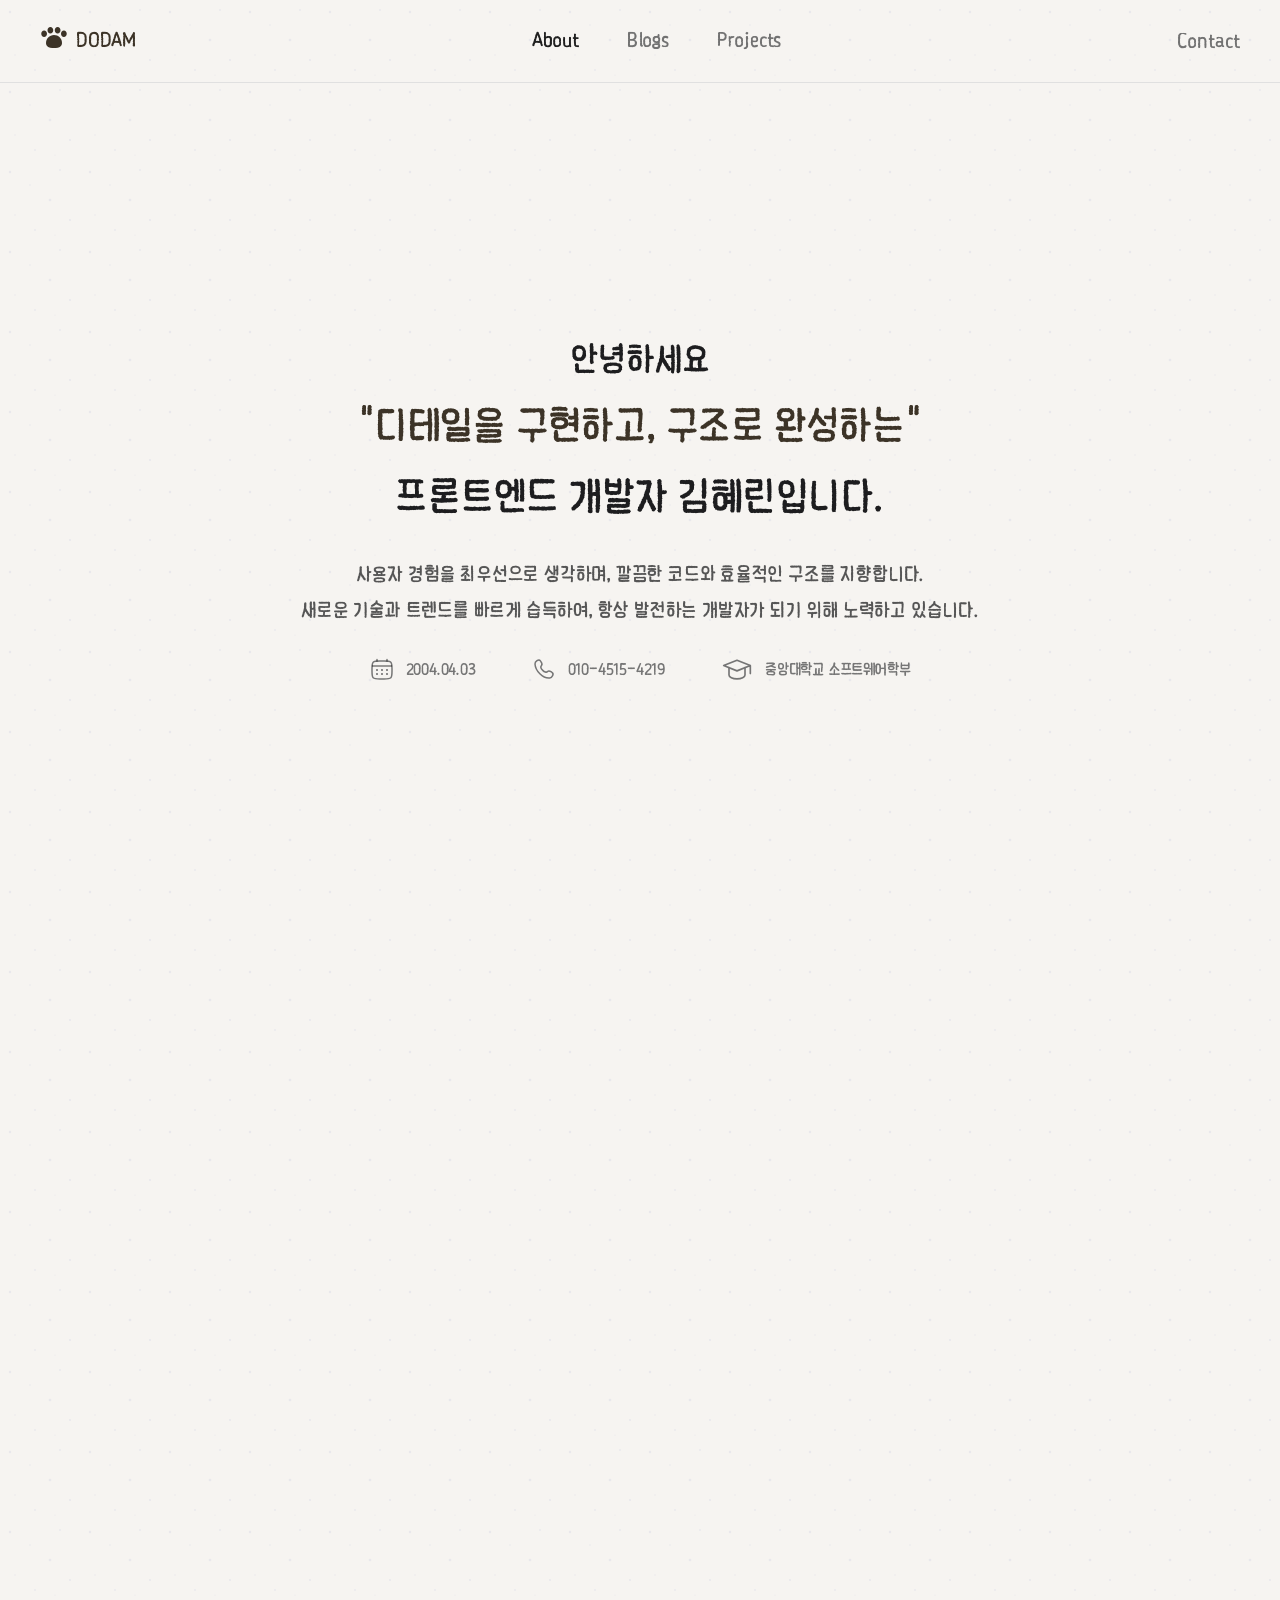
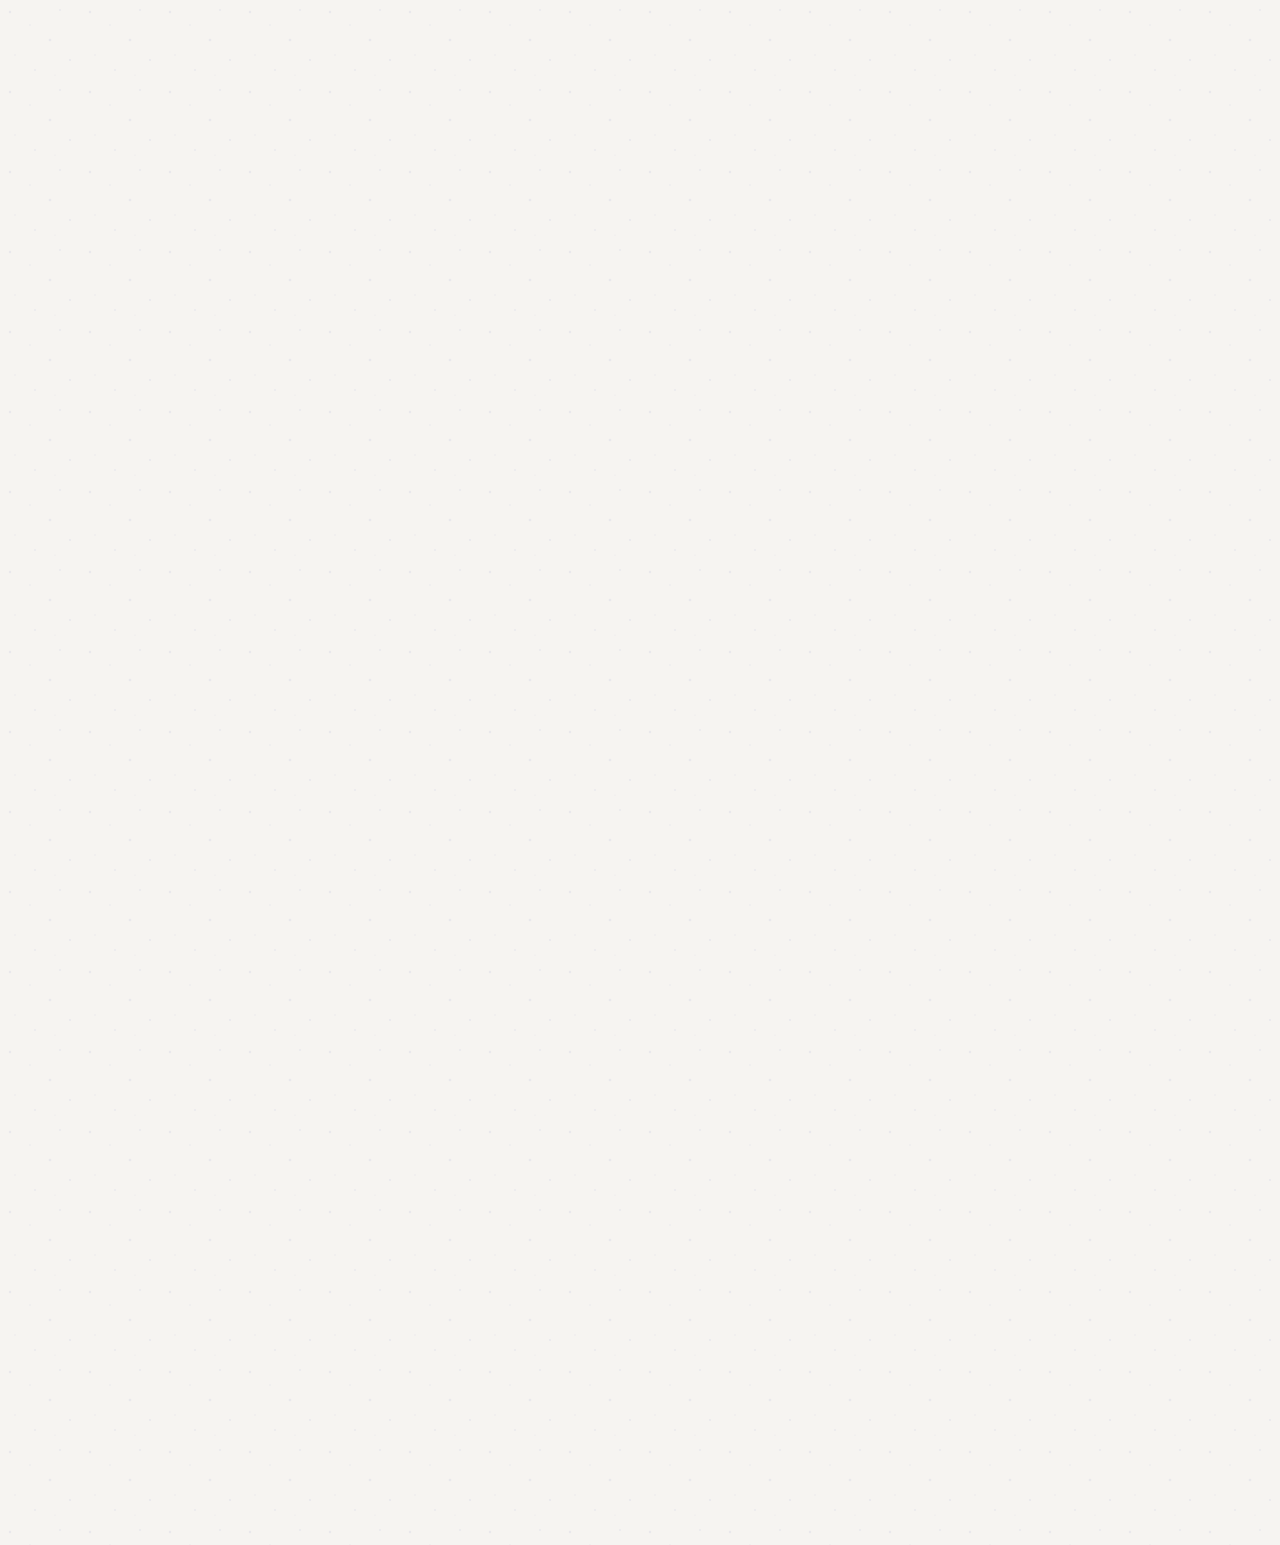
<file: index.html>
<!DOCTYPE html>
<html>

<body>
    <link rel="stylesheet" href="/assets/css/common.css">
    <link rel="stylesheet" href="/assets/css/main.css">

    <div id="header"></div>

    <main>
        <!-- Intro Section -->
        <div class="block animate-on-scroll intro-container">
            <div class="profile-container">
                <h3 class="profile-subtitle">안녕하세요</h3>
                <h2 class="profile-description-color">
                    "디테일을 구현하고, 구조로 완성하는"
                </h2>
                <h2 class="profile-description-black">
                    프론트엔드 개발자 김혜린입니다.
                </h2>
                <div class="aboutme-description">
                    사용자 경험을 최우선으로 생각하며, 깔끔한 코드와 효율적인 구조를 지향합니다. </br>
                    새로운 기술과 트렌드를 빠르게 습득하여, 항상 발전하는 개발자가 되기 위해 노력하고 있습니다.
                </div>
                <ul class="contact-infos">
                    <li class="contact-info-item-container">
                        <svg class="contact-info-item-icon" width="24" height="24" viewBox="0 0 24 24" fill="none"
                            xmlns="http://www.w3.org/2000/svg">
                            <path
                                d="M2 12C2 8.229 2 6.343 3.172 5.172C4.344 4.001 6.229 4 10 4H14C17.771 4 19.657 4 20.828 5.172C21.999 6.344 22 8.229 22 12V14C22 17.771 22 19.657 20.828 20.828C19.656 21.999 17.771 22 14 22H10C6.229 22 4.343 22 3.172 20.828C2.001 19.656 2 17.771 2 14V12Z"
                                stroke="#757575" stroke-width="1.5" />
                            <path opacity="0.5" d="M7 4V2.5M17 4V2.5M2.5 9H21.5" stroke="black" stroke-width="1.5"
                                stroke-linecap="round" />
                            <path
                                d="M18 17C18 17.2652 17.8946 17.5196 17.7071 17.7071C17.5196 17.8946 17.2652 18 17 18C16.7348 18 16.4804 17.8946 16.2929 17.7071C16.1054 17.5196 16 17.2652 16 17C16 16.7348 16.1054 16.4804 16.2929 16.2929C16.4804 16.1054 16.7348 16 17 16C17.2652 16 17.5196 16.1054 17.7071 16.2929C17.8946 16.4804 18 16.7348 18 17ZM18 13C18 13.2652 17.8946 13.5196 17.7071 13.7071C17.5196 13.8946 17.2652 14 17 14C16.7348 14 16.4804 13.8946 16.2929 13.7071C16.1054 13.5196 16 13.2652 16 13C16 12.7348 16.1054 12.4804 16.2929 12.2929C16.4804 12.1054 16.7348 12 17 12C17.2652 12 17.5196 12.1054 17.7071 12.2929C17.8946 12.4804 18 12.7348 18 13ZM13 17C13 17.2652 12.8946 17.5196 12.7071 17.7071C12.5196 17.8946 12.2652 18 12 18C11.7348 18 11.4804 17.8946 11.2929 17.7071C11.1054 17.5196 11 17.2652 11 17C11 16.7348 11.1054 16.4804 11.2929 16.2929C11.4804 16.1054 11.7348 16 12 16C12.2652 16 12.5196 16.1054 12.7071 16.2929C12.8946 16.4804 13 16.7348 13 17ZM13 13C13 13.2652 12.8946 13.5196 12.7071 13.7071C12.5196 13.8946 12.2652 14 12 14C11.7348 14 11.4804 13.8946 11.2929 13.7071C11.1054 13.5196 11 13.2652 11 13C11 12.7348 11.1054 12.4804 11.2929 12.2929C11.4804 12.1054 11.7348 12 12 12C12.2652 12 12.5196 12.1054 12.7071 12.2929C12.8946 12.4804 13 12.7348 13 13ZM8 17C8 17.2652 7.89464 17.5196 7.70711 17.7071C7.51957 17.8946 7.26522 18 7 18C6.73478 18 6.48043 17.8946 6.29289 17.7071C6.10536 17.5196 6 17.2652 6 17C6 16.7348 6.10536 16.4804 6.29289 16.2929C6.48043 16.1054 6.73478 16 7 16C7.26522 16 7.51957 16.1054 7.70711 16.2929C7.89464 16.4804 8 16.7348 8 17ZM8 13C8 13.2652 7.89464 13.5196 7.70711 13.7071C7.51957 13.8946 7.26522 14 7 14C6.73478 14 6.48043 13.8946 6.29289 13.7071C6.10536 13.5196 6 13.2652 6 13C6 12.7348 6.10536 12.4804 6.29289 12.2929C6.48043 12.1054 6.73478 12 7 12C7.26522 12 7.51957 12.1054 7.70711 12.2929C7.89464 12.4804 8 12.7348 8 13Z"
                                fill="#757575" />
                        </svg>
                        <p class="contact-info-item-text">2004.04.03</p>
                    </li>
                    <li class="contact-info-item-container">
                        <svg class="contact-info-item-icon" width="24" height="24" viewBox="0 0 24 24" fill="none"
                            xmlns="http://www.w3.org/2000/svg">
                            <path
                                d="M15.6 14.522C13.205 17.042 7.096 10.988 9.5 8.458C10.968 6.913 9.31 5.148 8.392 3.849C6.669 1.414 2.888 4.776 3.002 6.915C3.365 13.661 10.662 21.655 17.728 20.957C19.938 20.739 22.478 16.747 19.943 15.288C18.675 14.558 16.934 13.118 15.6 14.521"
                                stroke="#757575" stroke-width="1.5" stroke-linecap="round" stroke-linejoin="round" />
                        </svg>
                        <p class="contact-info-item-text">010-4515-4219</p>
                    </li>
                    <li class="contact-info-item-container">
                        <svg style="width: 32px; height: 32px; color: #757575;" display: block; viewBox="0 3 29 22"
                            fill="none" xmlns="http://www.w3.org/2000/svg">
                            <path
                                d="M26.5833 10.875L14.5 6.04167L2.41667 10.875L14.5 15.7083L26.5833 10.875ZM26.5833 10.875V18.125"
                                stroke="#757575" stroke-width="1.5" stroke-linecap="round" stroke-linejoin="round" />
                            <path
                                d="M7.25 12.8083V19.3333C7.25 20.2947 8.01384 21.2168 9.37348 21.8966C10.7331 22.5764 12.5772 22.9583 14.5 22.9583C16.4228 22.9583 18.2669 22.5764 19.6265 21.8966C20.9862 21.2168 21.75 20.2947 21.75 19.3333V12.8083"
                                stroke="#757575" stroke-width="1.5" stroke-linecap="round" stroke-linejoin="round" />
                        </svg>
                        <p class="contact-info-item-text">중앙대학교 소프트웨어학부</p>
                    </li>
                </ul>
            </div>
        </div>

        <!-- Tech Stack Section -->
        <div class="block animate-on-scroll stack-container">
            <div class="title">TECH STACK</div>

            <div class="stack-subcontainer">
                <div class="stack-title">
                    <svg width="36" height="36" viewBox="2.5 4.5 19 15" fill="none" xmlns="http://www.w3.org/2000/svg">
                        <mask id="path-1-outside-1_10_52" maskUnits="userSpaceOnUse" x="2" y="4" width="20" height="16"
                            fill="black">
                            <rect fill="white" x="2" y="4" width="24" height="24" />
                            <path
                                d="M4.616 19C4.15533 19 3.771 18.846 3.463 18.538C3.155 18.23 3.00067 17.8453 3 17.384V6.616C3 6.15533 3.15433 5.771 3.463 5.463C3.77167 5.155 4.15567 5.00067 4.615 5H19.385C19.845 5 20.229 5.15433 20.537 5.463C20.845 5.77167 20.9993 6.156 21 6.616V17.385C21 17.845 20.8457 18.2293 20.537 18.538C20.2283 18.8467 19.8443 19.0007 19.385 19H4.616ZM4.616 18H19.385C19.5383 18 19.6793 17.936 19.808 17.808C19.9367 17.68 20.0007 17.5387 20 17.384V8H4V17.385C4 17.5383 4.064 17.6793 4.192 17.808C4.32 17.9367 4.461 18.0007 4.615 18M9.387 13L7.14 10.754C7.04267 10.6567 6.99167 10.5387 6.987 10.4C6.98233 10.2613 7.03567 10.1433 7.147 10.046C7.24367 9.95267 7.36133 9.90833 7.5 9.913C7.63867 9.91767 7.75667 9.96867 7.854 10.066L10.223 12.435C10.3843 12.5963 10.465 12.7847 10.465 13C10.465 13.2153 10.3843 13.404 10.223 13.566L7.834 15.954C7.74067 16.0473 7.62733 16.092 7.494 16.088C7.36067 16.084 7.24467 16.033 7.146 15.935C7.05267 15.8417 7.006 15.73 7.006 15.6C7.006 15.47 7.05267 15.3587 7.146 15.266L9.387 13ZM13 16.5C12.858 16.5 12.739 16.4523 12.643 16.357C12.547 16.2617 12.4993 16.1427 12.5 16C12.5007 15.8573 12.5483 15.7383 12.643 15.643C12.7377 15.5477 12.8567 15.5 13 15.5H17C17.1427 15.5 17.2617 15.5477 17.357 15.643C17.4523 15.7383 17.5 15.8573 17.5 16C17.5 16.1427 17.4523 16.2617 17.357 16.357C17.2617 16.4523 17.1427 16.5 17 16.5H13Z" />
                        </mask>
                        <path
                            d="M4.616 19C4.15533 19 3.771 18.846 3.463 18.538C3.155 18.23 3.00067 17.8453 3 17.384V6.616C3 6.15533 3.15433 5.771 3.463 5.463C3.77167 5.155 4.15567 5.00067 4.615 5H19.385C19.845 5 20.229 5.15433 20.537 5.463C20.845 5.77167 20.9993 6.156 21 6.616V17.385C21 17.845 20.8457 18.2293 20.537 18.538C20.2283 18.8467 19.8443 19.0007 19.385 19H4.616ZM4.616 18H19.385C19.5383 18 19.6793 17.936 19.808 17.808C19.9367 17.68 20.0007 17.5387 20 17.384V8H4V17.385C4 17.5383 4.064 17.6793 4.192 17.808C4.32 17.9367 4.461 18.0007 4.615 18M9.387 13L7.14 10.754C7.04267 10.6567 6.99167 10.5387 6.987 10.4C6.98233 10.2613 7.03567 10.1433 7.147 10.046C7.24367 9.95267 7.36133 9.90833 7.5 9.913C7.63867 9.91767 7.75667 9.96867 7.854 10.066L10.223 12.435C10.3843 12.5963 10.465 12.7847 10.465 13C10.465 13.2153 10.3843 13.404 10.223 13.566L7.834 15.954C7.74067 16.0473 7.62733 16.092 7.494 16.088C7.36067 16.084 7.24467 16.033 7.146 15.935C7.05267 15.8417 7.006 15.73 7.006 15.6C7.006 15.47 7.05267 15.3587 7.146 15.266L9.387 13ZM13 16.5C12.858 16.5 12.739 16.4523 12.643 16.357C12.547 16.2617 12.4993 16.1427 12.5 16C12.5007 15.8573 12.5483 15.7383 12.643 15.643C12.7377 15.5477 12.8567 15.5 13 15.5H17C17.1427 15.5 17.2617 15.5477 17.357 15.643C17.4523 15.7383 17.5 15.8573 17.5 16C17.5 16.1427 17.4523 16.2617 17.357 16.357C17.2617 16.4523 17.1427 16.5 17 16.5H13Z"
                            fill="black" />
                        <path
                            d="M3 17.384H2.8L2.8 17.3843L3 17.384ZM4.615 5V4.8L4.61471 4.8L4.615 5ZM21 6.616H21.2L21.2 6.61571L21 6.616ZM19.385 19L19.3853 18.8H19.385V19ZM20 17.384H19.8L19.8 17.3849L20 17.384ZM20 8H20.2V7.8H20V8ZM4 8V7.8H3.8V8H4ZM9.387 13L9.5292 13.1406L9.66909 12.9992L9.52839 12.8585L9.387 13ZM7.14 10.754L6.99858 10.8954L6.99861 10.8955L7.14 10.754ZM7.147 10.046L7.2788 10.1968L7.28592 10.1899L7.147 10.046ZM7.854 10.066L7.99542 9.92458V9.92458L7.854 10.066ZM10.223 12.435L10.0816 12.5764V12.5764L10.223 12.435ZM10.223 13.566L10.3644 13.7075L10.3647 13.7071L10.223 13.566ZM7.834 15.954L7.69261 15.8125L7.69258 15.8126L7.834 15.954ZM7.146 15.935L7.00458 16.0764L7.00506 16.0769L7.146 15.935ZM7.146 15.266L7.28692 15.4079L7.2882 15.4066L7.146 15.266ZM4.616 19V18.8C4.20498 18.8 3.87258 18.6647 3.60442 18.3966L3.463 18.538L3.32158 18.6794C3.66942 19.0273 4.10568 19.2 4.616 19.2V19ZM3.463 18.538L3.60442 18.3966C3.33624 18.1284 3.20059 17.7956 3.2 17.3837L3 17.384L2.8 17.3843C2.80074 17.8951 2.97376 18.3316 3.32158 18.6794L3.463 18.538ZM3 17.384H3.2V6.616H3H2.8V17.384H3ZM3 6.616H3.2C3.2 6.20512 3.3355 5.87276 3.60427 5.60457L3.463 5.463L3.32173 5.32143C2.97317 5.66924 2.8 6.10555 2.8 6.616H3ZM3.463 5.463L3.60427 5.60457C3.87335 5.33608 4.20569 5.20059 4.61529 5.2L4.615 5L4.61471 4.8C4.10564 4.80074 3.66999 4.97392 3.32173 5.32143L3.463 5.463ZM4.615 5V5.2H19.385V5V4.8H4.615V5ZM19.385 5V5.2C19.7951 5.2 20.1272 5.33544 20.3954 5.60427L20.537 5.463L20.6786 5.32173C20.3308 4.97323 19.8949 4.8 19.385 4.8V5ZM20.537 5.463L20.3954 5.60427C20.6639 5.87329 20.7994 6.20593 20.8 6.61629L21 6.616L21.2 6.61571C21.1993 6.10607 21.0261 5.67004 20.6786 5.32173L20.537 5.463ZM21 6.616H20.8V17.385H21H21.2V6.616H21ZM21 17.385H20.8C20.8 17.7951 20.6646 18.1276 20.3956 18.3966L20.537 18.538L20.6784 18.6794C21.0268 18.3311 21.2 17.8949 21.2 17.385H21ZM20.537 18.538L20.3956 18.3966C20.1266 18.6655 19.7946 18.8006 19.3853 18.8L19.385 19L19.3847 19.2C19.8941 19.2007 20.33 19.0278 20.6784 18.6794L20.537 18.538ZM19.385 19V18.8H4.616V19V19.2H19.385V19ZM4.616 18V18.2H19.385V18V17.8H4.616V18ZM19.385 18V18.2C19.6008 18.2 19.7903 18.1077 19.9491 17.9498L19.808 17.808L19.6669 17.6662C19.5684 17.7643 19.4759 17.8 19.385 17.8V18ZM19.808 17.808L19.9491 17.9498C20.1086 17.7911 20.2009 17.6006 20.2 17.3831L20 17.384L19.8 17.3849C19.8004 17.4768 19.7648 17.5689 19.6669 17.6662L19.808 17.808ZM20 17.384H20.2V8H20H19.8V17.384H20ZM20 8V7.8H4V8V8.2H20V8ZM4 8H3.8V17.385H4H4.2V8H4ZM4 17.385H3.8C3.8 17.6008 3.89228 17.7903 4.05021 17.9491L4.192 17.808L4.33379 17.6669C4.23572 17.5684 4.2 17.4759 4.2 17.385H4ZM4.192 17.808L4.05021 17.9491C4.20869 18.1084 4.39885 18.2009 4.61587 18.2L4.615 18L4.61413 17.8C4.52315 17.8004 4.43131 17.765 4.33379 17.6669L4.192 17.808ZM9.387 13L9.52839 12.8585L7.28139 10.6125L7.14 10.754L6.99861 10.8955L9.24561 13.1415L9.387 13ZM7.14 10.754L7.28142 10.6126C7.22027 10.5514 7.18986 10.4817 7.18689 10.3933L6.987 10.4L6.78711 10.4067C6.79347 10.5956 6.86507 10.7619 6.99858 10.8954L7.14 10.754ZM6.987 10.4L7.18689 10.3933C7.18439 10.319 7.2091 10.2574 7.27864 10.1966L7.147 10.046L7.01536 9.89543C6.86223 10.0293 6.78028 10.2036 6.78711 10.4067L6.987 10.4ZM7.147 10.046L7.28592 10.1899C7.34222 10.1355 7.40675 10.11 7.49327 10.1129L7.5 9.913L7.50673 9.71311C7.31591 9.70669 7.14511 9.76981 7.00808 9.90212L7.147 10.046ZM7.5 9.913L7.49327 10.1129C7.5817 10.1159 7.65142 10.1463 7.71258 10.2074L7.854 10.066L7.99542 9.92458C7.86191 9.79107 7.69563 9.71947 7.50673 9.71311L7.5 9.913ZM7.854 10.066L7.71258 10.2074L10.0816 12.5764L10.223 12.435L10.3644 12.2936L7.99542 9.92458L7.854 10.066ZM10.223 12.435L10.0816 12.5764C10.2079 12.7027 10.265 12.8411 10.265 13H10.465H10.665C10.665 12.7282 10.5608 12.4899 10.3644 12.2936L10.223 12.435ZM10.465 13H10.265C10.265 13.1589 10.2078 13.2978 10.0813 13.4249L10.223 13.566L10.3647 13.7071C10.5608 13.5102 10.665 13.2717 10.665 13H10.465ZM10.223 13.566L10.0816 13.4245L7.69261 15.8125L7.834 15.954L7.97539 16.0955L10.3644 13.7075L10.223 13.566ZM7.834 15.954L7.69258 15.8126C7.63869 15.8665 7.5789 15.8905 7.5 15.8881L7.494 16.088L7.488 16.2879C7.67577 16.2935 7.84264 16.2282 7.97542 16.0954L7.834 15.954ZM7.494 16.088L7.5 15.8881C7.4197 15.8857 7.3513 15.857 7.28694 15.7931L7.146 15.935L7.00506 16.0769C7.13803 16.209 7.30163 16.2823 7.488 16.2879L7.494 16.088ZM7.146 15.935L7.28742 15.7936C7.23095 15.7371 7.206 15.6761 7.206 15.6H7.006H6.806C6.806 15.7839 6.87438 15.9462 7.00458 16.0764L7.146 15.935ZM7.006 15.6H7.206C7.206 15.524 7.2309 15.4635 7.28691 15.4079L7.146 15.266L7.00509 15.1241C6.87443 15.2538 6.806 15.416 6.806 15.6H7.006ZM7.146 15.266L7.2882 15.4066L9.5292 13.1406L9.387 13L9.2448 12.8594L7.0038 15.1254L7.146 15.266ZM13 16.5V16.3C12.9079 16.3 12.8404 16.2712 12.7839 16.2151L12.643 16.357L12.5021 16.4989C12.6376 16.6335 12.8081 16.7 13 16.7V16.5ZM12.643 16.357L12.7839 16.2151C12.7282 16.1598 12.6996 16.0933 12.7 16.0009L12.5 16L12.3 15.9991C12.2991 16.1921 12.3658 16.3636 12.5021 16.4989L12.643 16.357ZM12.5 16L12.7 16.0009C12.7004 15.9071 12.7297 15.8395 12.7849 15.7839L12.643 15.643L12.5011 15.5021C12.367 15.6371 12.3009 15.8075 12.3 15.9991L12.5 16ZM12.643 15.643L12.7849 15.7839C12.8393 15.7291 12.906 15.7 13 15.7V15.5V15.3C12.8073 15.3 12.636 15.3662 12.5011 15.5021L12.643 15.643ZM13 15.5V15.7H17V15.5V15.3H13V15.5ZM17 15.5V15.7C17.0931 15.7 17.1601 15.729 17.2156 15.7844L17.357 15.643L17.4984 15.5016C17.3632 15.3664 17.1923 15.3 17 15.3V15.5ZM17.357 15.643L17.2156 15.7844C17.271 15.8399 17.3 15.9069 17.3 16H17.5H17.7C17.7 15.8077 17.6336 15.6368 17.4984 15.5016L17.357 15.643ZM17.5 16H17.3C17.3 16.0931 17.271 16.1601 17.2156 16.2156L17.357 16.357L17.4984 16.4984C17.6336 16.3632 17.7 16.1923 17.7 16H17.5ZM17.357 16.357L17.2156 16.2156C17.1601 16.271 17.0931 16.3 17 16.3V16.5V16.7C17.1923 16.7 17.3632 16.6336 17.4984 16.4984L17.357 16.357ZM17 16.5V16.3H13V16.5V16.7H17V16.5Z"
                            fill="black" mask="url(#path-1-outside-1_10_52)" />
                    </svg>
                    <div class="stack-title-text">Languages</div>
                </div>
                <ul class="stack-items">
                    <li class="stack-item" data-tooltip="기본 문법부터 대부분의 핵심 기능을 활용할 수 있으며 실전 프로젝트에 적용한 경험이 있습니다.">Java</li>
                    <li class="stack-item" data-tooltip="비동기 처리, 이벤트 핸들링, 상태 변경 흐름을 이해하고 이를 기반으로 사용자 인터랙션 중심의 기능을 구현했습니다.">JavaScript</li>
                    <li class="stack-item" data-tooltip="JavaScript에 정적 타입을 더해 런타임 오류를 줄이고, 협업 시 코드 안정성과 가독성을 높이는 데 활용했습니다.">TypeScript</li>
                    <li class="stack-item" data-tooltip="알고리즘 문제 풀이와 데이터 처리 스크립트 작성에 활용하며 간결한 문법에 익숙합니다.">Python</li>
                    <li class="stack-item" data-tooltip="자료구조, 메모리 관리 등 컴퓨터 과학 기초를 학습하며 저수준 프로그래밍을 경험했습니다.">C</li>
                </ul>
            </div>

            <div class="stack-subcontainer">

                <div class="stack-title">
                    <svg width="36" height="36" viewBox="0 0 24 24" fill="none" xmlns="http://www.w3.org/2000/svg">
                        <path
                            d="M6.75 23.25H17.25M15 23.25H9L9.75 18.75H14.25L15 23.25ZM3.75 0.75H20.25C20.25 0.75 23.25 0.75 23.25 3.75V15.75C23.25 15.75 23.25 18.75 20.25 18.75H3.75C3.75 18.75 0.75 18.75 0.75 15.75V3.75C0.75 3.75 0.75 0.75 3.75 0.75Z"
                            stroke="black" stroke-width="1.5" stroke-linecap="round" stroke-linejoin="round" />
                        <path
                            d="M7 5.75C6.20435 5.75 5.44129 6.06607 4.87868 6.62868C4.31607 7.19129 4 7.95435 4 8.75V10.25C4 11.0456 4.31607 11.8087 4.87868 12.3713C5.44129 12.9339 6.20435 13.25 7 13.25M19 5.75H17.5C17.1022 5.75 16.7206 5.90804 16.4393 6.18934C16.158 6.47064 16 6.85218 16 7.25C16 9.5 19 9.5 19 11.75C19 12.1478 18.842 12.5294 18.5607 12.8107C18.2794 13.092 17.8978 13.25 17.5 13.25H16M13 5.75H11.5C11.1022 5.75 10.7206 5.90804 10.4393 6.18934C10.158 6.47064 10 6.85218 10 7.25C10 9.5 13 9.5 13 11.75C13 12.1478 12.842 12.5294 12.5607 12.8107C12.2794 13.092 11.8978 13.25 11.5 13.25H10"
                            stroke="black" stroke-width="1.5" stroke-linecap="round" stroke-linejoin="round" />
                    </svg>
                    <div class="stack-title-text">Frontend</div>
                </div>
                <ul class="stack-items">
                    <li class="stack-item" data-tooltip="시맨틱 HTML 구조를 고려하여 접근성과 가독성을 갖춘 마크업을 작성하고, UI 구조 설계의 기반으로 활용했습니다.">HTML</li>
                    <li class="stack-item" data-tooltip="레이아웃, 반응형 디자인, 인터랙션 스타일을 구현하며 사용자 흐름을 고려한 UI 스타일링을 경험했습니다.">CSS</li>
                    <li class="stack-item" data-tooltip="TailwindCSS를 활용해 일관된 디자인 시스템을 유지하고, 빠른 UI 구현과 재사용 가능한 스타일 구조를 구성했습니다.">Tailwind CSS</li>
                    <li class="stack-item" data-tooltip="React 기반 프론트엔드로 팀 프로젝트에 참여하여, UI 구현, API 연동, 전역 상태 관리, 로딩 및 에러 처리, 사용자 경험 개선 등 프론트엔드 전반을 경험했습니다.">React</li>
                    <li class="stack-item" data-tooltip="React Query를 활용해 서버 상태를 관리하고, 데이터 패칭, 캐싱, 로딩 및 에러 상태를 분리하여 사용자 경험을 개선했습니다.">React Query</li>
                    <li class="stack-item" data-tooltip="Zustand를 사용해 전역 상태를 설계하고, 전역 상태와 로컬 상태를 구분하여 복잡한 UI 흐름을 안정적으로 관리했습니다.">Zustand</li>
                    <li class="stack-item" data-tooltip="React-Router-Dom을 활용해 SPA 환경에서 페이지 전환과 동적 라우팅을 구현했습니다.">React-Router-Dom</li>
                </ul>
            </div>

            <div class="stack-subcontainer">
                <div class="stack-title">
                    <svg width="36" height="36" viewBox="2.5 2.5 19 20" fill="none" xmlns="http://www.w3.org/2000/svg">
                        <path
                            d="M6 7.5C6 7.23478 6.10536 6.98043 6.29289 6.79289C6.48043 6.60536 6.73478 6.5 7 6.5C7.26522 6.5 7.51957 6.60536 7.70711 6.79289C7.89464 6.98043 8 7.23478 8 7.5C8 7.76522 7.89464 8.01957 7.70711 8.20711C7.51957 8.39464 7.26522 8.5 7 8.5C6.73478 8.5 6.48043 8.39464 6.29289 8.20711C6.10536 8.01957 6 7.76522 6 7.5ZM9 7.5C9 7.23478 9.10536 6.98043 9.29289 6.79289C9.48043 6.60536 9.73478 6.5 10 6.5C10.2652 6.5 10.5196 6.60536 10.7071 6.79289C10.8946 6.98043 11 7.23478 11 7.5C11 7.76522 10.8946 8.01957 10.7071 8.20711C10.5196 8.39464 10.2652 8.5 10 8.5C9.73478 8.5 9.48043 8.39464 9.29289 8.20711C9.10536 8.01957 9 7.76522 9 7.5ZM7 13.5C6.73478 13.5 6.48043 13.6054 6.29289 13.7929C6.10536 13.9804 6 14.2348 6 14.5C6 14.7652 6.10536 15.0196 6.29289 15.2071C6.48043 15.3946 6.73478 15.5 7 15.5C7.26522 15.5 7.51957 15.3946 7.70711 15.2071C7.89464 15.0196 8 14.7652 8 14.5C8 14.2348 7.89464 13.9804 7.70711 13.7929C7.51957 13.6054 7.26522 13.5 7 13.5ZM10 13.5C9.73478 13.5 9.48043 13.6054 9.29289 13.7929C9.10536 13.9804 9 14.2348 9 14.5C9 14.7652 9.10536 15.0196 9.29289 15.2071C9.48043 15.3946 9.73478 15.5 10 15.5C10.2652 15.5 10.5196 15.3946 10.7071 15.2071C10.8946 15.0196 11 14.7652 11 14.5C11 14.2348 10.8946 13.9804 10.7071 13.7929C10.5196 13.6054 10.2652 13.5 10 13.5Z"
                            fill="black" />
                        <path fill-rule="evenodd" clip-rule="evenodd"
                            d="M5.947 3.25C5.21766 3.25 4.51818 3.53973 4.00246 4.05546C3.48673 4.57118 3.197 5.27065 3.197 6V9C3.197 9.788 3.529 10.499 4.06 11C3.78706 11.2567 3.56965 11.5666 3.42122 11.9106C3.27278 12.2546 3.19647 12.6253 3.197 13V16C3.197 16.7293 3.48673 17.4288 4.00246 17.9445C4.51818 18.4603 5.21766 18.75 5.947 18.75H11.25V20.25H5C4.80109 20.25 4.61032 20.329 4.46967 20.4697C4.32902 20.6103 4.25 20.8011 4.25 21C4.25 21.1989 4.32902 21.3897 4.46967 21.5303C4.61032 21.671 4.80109 21.75 5 21.75H19C19.1989 21.75 19.3897 21.671 19.5303 21.5303C19.671 21.3897 19.75 21.1989 19.75 21C19.75 20.8011 19.671 20.6103 19.5303 20.4697C19.3897 20.329 19.1989 20.25 19 20.25H12.75V18.75H17.947C18.3081 18.75 18.6657 18.6789 18.9994 18.5407C19.333 18.4025 19.6362 18.1999 19.8915 17.9445C20.1469 17.6892 20.3495 17.386 20.4877 17.0524C20.6259 16.7187 20.697 16.3611 20.697 16V13C20.697 12.212 20.366 11.501 19.835 11C20.1078 10.7433 20.325 10.4333 20.4732 10.0893C20.6215 9.74533 20.6977 9.37458 20.697 9V6C20.697 5.63886 20.6259 5.28127 20.4877 4.94762C20.3495 4.61398 20.1469 4.31082 19.8915 4.05546C19.6362 3.8001 19.333 3.59753 18.9994 3.45933C18.6657 3.32113 18.3081 3.25 17.947 3.25H5.947ZM5.947 10.25H17.947C18.637 10.25 19.197 9.69 19.197 9V6C19.197 5.31 18.637 4.75 17.947 4.75H5.947C5.257 4.75 4.697 5.31 4.697 6V9C4.697 9.69 5.257 10.25 5.947 10.25ZM5.947 11.75C5.257 11.75 4.697 12.31 4.697 13V16C4.697 16.69 5.257 17.25 5.947 17.25H17.947C18.637 17.25 19.197 16.69 19.197 16V13C19.197 12.31 18.637 11.75 17.947 11.75H5.947Z"
                            fill="black" />
                    </svg>
                    <div class="stack-title-text">Backend</div>
                </div>

                <ul class="stack-items">
                    <li class="stack-item" data-tooltip="Spring Boot 기반 백엔드로 총 2회의 팀 프로젝트에 참여하며, API 구현, DB 연동, 프론트엔드와의 통신 등 백엔드 전반을 경험했습니다.">Spring Boot</li>
                    <li class="stack-item" data-tooltip="ERD 설계부터 테이블 정의, CRUD까지 전반적인 데이터베이스 활용 경험이 있으며, 실제 프로젝트에서 MySQL 기반의 DB를 직접 설계하고 연동했습니다.">MySQL</li>
                </ul>
            </div>
            <div class="stack-subcontainer">

                <div class="stack-title">
                    <svg width="36" height="36" viewBox="0 1 17.5 16.5" fill="none" xmlns="http://www.w3.org/2000/svg">
                        <mask id="path-1-outside-1_10_49" maskUnits="userSpaceOnUse" x="-0.235001" y="0.224991"
                            width="24" height="24" fill="black">
                            <rect fill="white" x="-0.235001" y="0.224991" width="18" height="18" />
                            <path
                                d="M11.765 9.90501C11.4875 9.90562 11.2108 9.87544 10.94 9.81501C11.0978 10.1561 11.2185 10.5131 11.3 10.88H11.765C12.2749 10.8794 12.7814 10.7967 13.265 10.635L12.8 9.73001C12.4646 9.83532 12.1164 9.8942 11.765 9.90501ZM9.18 8.93501L9 8.74501C8.60962 8.36334 8.30855 7.90001 8.11837 7.38825C7.92819 6.87649 7.85361 6.32898 7.9 5.78501C7.95076 5.05631 8.21899 4.3596 8.67 3.78501L8.63 4.50001C8.62949 4.62517 8.67595 4.74598 8.76019 4.83855C8.84444 4.93113 8.96034 4.98874 9.085 5.00001H9.13C9.25517 5.00051 9.37597 4.95406 9.46855 4.86981C9.56112 4.78557 9.61874 4.66967 9.63 4.54501L9.8 2.50001C9.80599 2.42758 9.79612 2.35473 9.77107 2.28651C9.74603 2.21829 9.70642 2.15635 9.655 2.10501C9.60027 2.06067 9.53679 2.0284 9.46872 2.0103C9.40065 1.99221 9.32952 1.9887 9.26 2.00001L7.215 2.17501C7.08239 2.18628 6.95969 2.24977 6.87389 2.3515C6.7881 2.45324 6.74623 2.5849 6.7575 2.71751C6.76877 2.85011 6.83226 2.97281 6.934 3.05861C7.03574 3.14441 7.16739 3.18628 7.3 3.17501L7.945 3.12001C7.33763 3.88 6.97967 4.80896 6.92 5.78001C6.86833 6.44548 6.96085 7.11428 7.19125 7.74074C7.42164 8.36719 7.78448 8.93657 8.255 9.41001L8.41 9.59501C9.04893 10.2553 9.41654 11.1315 9.44 12.05C9.46655 12.4661 9.4226 12.8836 9.31 13.285L10.21 13.74C10.4031 13.1763 10.4796 12.5792 10.435 11.985C10.4043 10.849 9.95773 9.76367 9.18 8.93501ZM16.2 8.95501L15.595 9.00001C16.1471 8.28549 16.4875 7.4304 16.5777 6.53197C16.6679 5.63354 16.5042 4.72783 16.1052 3.91783C15.7062 3.10783 15.0879 2.42605 14.3207 1.95001C13.5534 1.47397 12.6679 1.22278 11.765 1.22501C11.2549 1.22385 10.7482 1.30662 10.265 1.47001L10.72 2.37001C11.2908 2.20835 11.8914 2.18132 12.4744 2.29106C13.0574 2.4008 13.607 2.64431 14.08 3.00244C14.553 3.36057 14.9364 3.82355 15.2002 4.35496C15.4639 4.88638 15.6008 5.47174 15.6 6.06501C15.5998 6.92234 15.309 7.75429 14.775 8.42501L14.825 7.65501C14.8293 7.58934 14.8206 7.52349 14.7994 7.46119C14.7782 7.39889 14.7449 7.34138 14.7015 7.29193C14.6581 7.24249 14.6054 7.20207 14.5464 7.173C14.4873 7.14393 14.4232 7.12677 14.3575 7.12251C14.2918 7.11824 14.226 7.12694 14.1637 7.14813C14.1014 7.16931 14.0439 7.20256 13.9944 7.24597C13.945 7.28938 13.9046 7.34211 13.8755 7.40114C13.8464 7.46017 13.8293 7.52434 13.825 7.59001L13.685 9.63001C13.681 9.70236 13.6928 9.77471 13.7196 9.84206C13.7464 9.9094 13.7874 9.97011 13.84 10.02C13.8849 10.0656 13.9387 10.1016 13.998 10.1256C14.0574 10.1497 14.121 10.1614 14.185 10.16H14.235L16.275 9.95001C16.3408 9.94376 16.4047 9.92453 16.463 9.89344C16.5213 9.86235 16.5729 9.82001 16.6147 9.76886C16.6566 9.71772 16.6879 9.65879 16.7068 9.59548C16.7257 9.53216 16.7319 9.46573 16.725 9.40001C16.7111 9.27271 16.6489 9.1556 16.5512 9.07281C16.4536 8.99001 16.3278 8.94785 16.2 8.95501ZM2.035 10.22H2.075L4.12 10.045C4.18566 10.0394 4.24958 10.021 4.30811 9.99068C4.36663 9.9604 4.41862 9.91888 4.4611 9.86851C4.50359 9.81813 4.53573 9.75988 4.5557 9.69708C4.57567 9.63428 4.58308 9.56817 4.5775 9.50251C4.57192 9.43684 4.55346 9.37293 4.52318 9.3144C4.49289 9.25587 4.45138 9.20388 4.401 9.1614C4.35063 9.11892 4.29238 9.08677 4.22958 9.0668C4.16678 9.04683 4.10066 9.03942 4.035 9.04501L3.34 9.105C3.99463 8.62207 4.7865 8.36103 5.6 8.36C5.87403 8.36201 6.14713 8.39217 6.415 8.45001C6.25784 8.10915 6.13878 7.75199 6.06 7.38501H5.6C4.53322 7.38341 3.49592 7.73504 2.65 8.38501L2.71 7.73001C2.71547 7.6643 2.70789 7.59817 2.68769 7.5354C2.6675 7.47264 2.6351 7.41449 2.59234 7.3643C2.54959 7.31412 2.49733 7.27288 2.43858 7.24296C2.37983 7.21305 2.31574 7.19505 2.25 7.19001C2.11809 7.17892 1.98718 7.22059 1.88595 7.30588C1.78472 7.39118 1.72145 7.51313 1.71 7.64501L1.535 9.68501C1.52947 9.75395 1.5383 9.8233 1.56093 9.88865C1.58357 9.95401 1.61952 10.014 1.66652 10.0647C1.71351 10.1155 1.77052 10.1559 1.83395 10.1835C1.89737 10.2111 1.96583 10.2252 2.035 10.225V10.22ZM9.21 14.115L7.165 14.25C7.03239 14.2586 6.90864 14.3196 6.82097 14.4194C6.73329 14.5193 6.68888 14.6499 6.6975 14.7825C6.70612 14.9151 6.76706 15.0389 6.86693 15.1265C6.96679 15.2142 7.09739 15.2586 7.23 15.25L8 15.195C7.43374 15.6501 6.7504 15.936 6.02874 16.0196C5.30708 16.1032 4.57648 15.9812 3.92115 15.6677C3.26581 15.3541 2.71242 14.8617 2.32474 14.2473C1.93707 13.6329 1.7309 12.9215 1.73 12.195C1.7336 11.8567 1.78237 11.5204 1.875 11.195L0.999999 10.73C0.845182 11.2064 0.765889 11.7041 0.764999 12.205C0.770866 13.1105 1.03012 13.9963 1.51341 14.7621C1.9967 15.5279 2.68472 16.143 3.49959 16.538C4.31445 16.9329 5.22361 17.0919 6.12413 16.9968C7.02466 16.9017 7.88058 16.5564 8.595 16L8.535 16.59C8.52807 16.6553 8.53409 16.7214 8.5527 16.7844C8.57132 16.8474 8.60218 16.9062 8.64351 16.9572C8.68483 17.0083 8.73582 17.0508 8.79356 17.0821C8.8513 17.1135 8.91465 17.1331 8.98 17.14H9.035C9.15938 17.1406 9.27953 17.0949 9.37199 17.0117C9.46444 16.9285 9.52256 16.8138 9.535 16.69L9.745 14.66C9.75243 14.5877 9.74398 14.5146 9.72026 14.4458C9.69654 14.3771 9.65811 14.3144 9.60765 14.262C9.55719 14.2096 9.49592 14.1689 9.4281 14.1427C9.36029 14.1164 9.28756 14.1053 9.215 14.11L9.21 14.115Z" />
                        </mask>
                        <path
                            d="M11.765 9.90501C11.4875 9.90562 11.2108 9.87544 10.94 9.81501C11.0978 10.1561 11.2185 10.5131 11.3 10.88H11.765C12.2749 10.8794 12.7814 10.7967 13.265 10.635L12.8 9.73001C12.4646 9.83532 12.1164 9.8942 11.765 9.90501ZM9.18 8.93501L9 8.74501C8.60962 8.36334 8.30855 7.90001 8.11837 7.38825C7.92819 6.87649 7.85361 6.32898 7.9 5.78501C7.95076 5.05631 8.21899 4.3596 8.67 3.78501L8.63 4.50001C8.62949 4.62517 8.67595 4.74598 8.76019 4.83855C8.84444 4.93113 8.96034 4.98874 9.085 5.00001H9.13C9.25517 5.00051 9.37597 4.95406 9.46855 4.86981C9.56112 4.78557 9.61874 4.66967 9.63 4.54501L9.8 2.50001C9.80599 2.42758 9.79612 2.35473 9.77107 2.28651C9.74603 2.21829 9.70642 2.15635 9.655 2.10501C9.60027 2.06067 9.53679 2.0284 9.46872 2.0103C9.40065 1.99221 9.32952 1.9887 9.26 2.00001L7.215 2.17501C7.08239 2.18628 6.95969 2.24977 6.87389 2.3515C6.7881 2.45324 6.74623 2.5849 6.7575 2.71751C6.76877 2.85011 6.83226 2.97281 6.934 3.05861C7.03574 3.14441 7.16739 3.18628 7.3 3.17501L7.945 3.12001C7.33763 3.88 6.97967 4.80896 6.92 5.78001C6.86833 6.44548 6.96085 7.11428 7.19125 7.74074C7.42164 8.36719 7.78448 8.93657 8.255 9.41001L8.41 9.59501C9.04893 10.2553 9.41654 11.1315 9.44 12.05C9.46655 12.4661 9.4226 12.8836 9.31 13.285L10.21 13.74C10.4031 13.1763 10.4796 12.5792 10.435 11.985C10.4043 10.849 9.95773 9.76367 9.18 8.93501ZM16.2 8.95501L15.595 9.00001C16.1471 8.28549 16.4875 7.4304 16.5777 6.53197C16.6679 5.63354 16.5042 4.72783 16.1052 3.91783C15.7062 3.10783 15.0879 2.42605 14.3207 1.95001C13.5534 1.47397 12.6679 1.22278 11.765 1.22501C11.2549 1.22385 10.7482 1.30662 10.265 1.47001L10.72 2.37001C11.2908 2.20835 11.8914 2.18132 12.4744 2.29106C13.0574 2.4008 13.607 2.64431 14.08 3.00244C14.553 3.36057 14.9364 3.82355 15.2002 4.35496C15.4639 4.88638 15.6008 5.47174 15.6 6.06501C15.5998 6.92234 15.309 7.75429 14.775 8.42501L14.825 7.65501C14.8293 7.58934 14.8206 7.52349 14.7994 7.46119C14.7782 7.39889 14.7449 7.34138 14.7015 7.29193C14.6581 7.24249 14.6054 7.20207 14.5464 7.173C14.4873 7.14393 14.4232 7.12677 14.3575 7.12251C14.2918 7.11824 14.226 7.12694 14.1637 7.14813C14.1014 7.16931 14.0439 7.20256 13.9944 7.24597C13.945 7.28938 13.9046 7.34211 13.8755 7.40114C13.8464 7.46017 13.8293 7.52434 13.825 7.59001L13.685 9.63001C13.681 9.70236 13.6928 9.77471 13.7196 9.84206C13.7464 9.9094 13.7874 9.97011 13.84 10.02C13.8849 10.0656 13.9387 10.1016 13.998 10.1256C14.0574 10.1497 14.121 10.1614 14.185 10.16H14.235L16.275 9.95001C16.3408 9.94376 16.4047 9.92453 16.463 9.89344C16.5213 9.86235 16.5729 9.82001 16.6147 9.76886C16.6566 9.71772 16.6879 9.65879 16.7068 9.59548C16.7257 9.53216 16.7319 9.46573 16.725 9.40001C16.7111 9.27271 16.6489 9.1556 16.5512 9.07281C16.4536 8.99001 16.3278 8.94785 16.2 8.95501ZM2.035 10.22H2.075L4.12 10.045C4.18566 10.0394 4.24958 10.021 4.30811 9.99068C4.36663 9.9604 4.41862 9.91888 4.4611 9.86851C4.50359 9.81813 4.53573 9.75988 4.5557 9.69708C4.57567 9.63428 4.58308 9.56817 4.5775 9.50251C4.57192 9.43684 4.55346 9.37293 4.52318 9.3144C4.49289 9.25587 4.45138 9.20388 4.401 9.1614C4.35063 9.11892 4.29238 9.08677 4.22958 9.0668C4.16678 9.04683 4.10066 9.03942 4.035 9.04501L3.34 9.105C3.99463 8.62207 4.7865 8.36103 5.6 8.36C5.87403 8.36201 6.14713 8.39217 6.415 8.45001C6.25784 8.10915 6.13878 7.75199 6.06 7.38501H5.6C4.53322 7.38341 3.49592 7.73504 2.65 8.38501L2.71 7.73001C2.71547 7.6643 2.70789 7.59817 2.68769 7.5354C2.6675 7.47264 2.6351 7.41449 2.59234 7.3643C2.54959 7.31412 2.49733 7.27288 2.43858 7.24296C2.37983 7.21305 2.31574 7.19505 2.25 7.19001C2.11809 7.17892 1.98718 7.22059 1.88595 7.30588C1.78472 7.39118 1.72145 7.51313 1.71 7.64501L1.535 9.68501C1.52947 9.75395 1.5383 9.8233 1.56093 9.88865C1.58357 9.95401 1.61952 10.014 1.66652 10.0647C1.71351 10.1155 1.77052 10.1559 1.83395 10.1835C1.89737 10.2111 1.96583 10.2252 2.035 10.225V10.22ZM9.21 14.115L7.165 14.25C7.03239 14.2586 6.90864 14.3196 6.82097 14.4194C6.73329 14.5193 6.68888 14.6499 6.6975 14.7825C6.70612 14.9151 6.76706 15.0389 6.86693 15.1265C6.96679 15.2142 7.09739 15.2586 7.23 15.25L8 15.195C7.43374 15.6501 6.7504 15.936 6.02874 16.0196C5.30708 16.1032 4.57648 15.9812 3.92115 15.6677C3.26581 15.3541 2.71242 14.8617 2.32474 14.2473C1.93707 13.6329 1.7309 12.9215 1.73 12.195C1.7336 11.8567 1.78237 11.5204 1.875 11.195L0.999999 10.73C0.845182 11.2064 0.765889 11.7041 0.764999 12.205C0.770866 13.1105 1.03012 13.9963 1.51341 14.7621C1.9967 15.5279 2.68472 16.143 3.49959 16.538C4.31445 16.9329 5.22361 17.0919 6.12413 16.9968C7.02466 16.9017 7.88058 16.5564 8.595 16L8.535 16.59C8.52807 16.6553 8.53409 16.7214 8.5527 16.7844C8.57132 16.8474 8.60218 16.9062 8.64351 16.9572C8.68483 17.0083 8.73582 17.0508 8.79356 17.0821C8.8513 17.1135 8.91465 17.1331 8.98 17.14H9.035C9.15938 17.1406 9.27953 17.0949 9.37199 17.0117C9.46444 16.9285 9.52256 16.8138 9.535 16.69L9.745 14.66C9.75243 14.5877 9.74398 14.5146 9.72026 14.4458C9.69654 14.3771 9.65811 14.3144 9.60765 14.262C9.55719 14.2096 9.49592 14.1689 9.4281 14.1427C9.36029 14.1164 9.28756 14.1053 9.215 14.11L9.21 14.115Z"
                            fill="black" />
                        <path
                            d="M11.765 9.90501C11.4875 9.90562 11.2108 9.87544 10.94 9.81501C11.0978 10.1561 11.2185 10.5131 11.3 10.88H11.765C12.2749 10.8794 12.7814 10.7967 13.265 10.635L12.8 9.73001C12.4646 9.83532 12.1164 9.8942 11.765 9.90501ZM9.18 8.93501L9 8.74501C8.60962 8.36334 8.30855 7.90001 8.11837 7.38825C7.92819 6.87649 7.85361 6.32898 7.9 5.78501C7.95076 5.05631 8.21899 4.3596 8.67 3.78501L8.63 4.50001C8.62949 4.62517 8.67595 4.74598 8.76019 4.83855C8.84444 4.93113 8.96034 4.98874 9.085 5.00001H9.13C9.25517 5.00051 9.37597 4.95406 9.46855 4.86981C9.56112 4.78557 9.61874 4.66967 9.63 4.54501L9.8 2.50001C9.80599 2.42758 9.79612 2.35473 9.77107 2.28651C9.74603 2.21829 9.70642 2.15635 9.655 2.10501C9.60027 2.06067 9.53679 2.0284 9.46872 2.0103C9.40065 1.99221 9.32952 1.9887 9.26 2.00001L7.215 2.17501C7.08239 2.18628 6.95969 2.24977 6.87389 2.3515C6.7881 2.45324 6.74623 2.5849 6.7575 2.71751C6.76877 2.85011 6.83226 2.97281 6.934 3.05861C7.03574 3.14441 7.16739 3.18628 7.3 3.17501L7.945 3.12001C7.33763 3.88 6.97967 4.80896 6.92 5.78001C6.86833 6.44548 6.96085 7.11428 7.19125 7.74074C7.42164 8.36719 7.78448 8.93657 8.255 9.41001L8.41 9.59501C9.04893 10.2553 9.41654 11.1315 9.44 12.05C9.46655 12.4661 9.4226 12.8836 9.31 13.285L10.21 13.74C10.4031 13.1763 10.4796 12.5792 10.435 11.985C10.4043 10.849 9.95773 9.76367 9.18 8.93501ZM16.2 8.95501L15.595 9.00001C16.1471 8.28549 16.4875 7.4304 16.5777 6.53197C16.6679 5.63354 16.5042 4.72783 16.1052 3.91783C15.7062 3.10783 15.0879 2.42605 14.3207 1.95001C13.5534 1.47397 12.6679 1.22278 11.765 1.22501C11.2549 1.22385 10.7482 1.30662 10.265 1.47001L10.72 2.37001C11.2908 2.20835 11.8914 2.18132 12.4744 2.29106C13.0574 2.4008 13.607 2.64431 14.08 3.00244C14.553 3.36057 14.9364 3.82355 15.2002 4.35496C15.4639 4.88638 15.6008 5.47174 15.6 6.06501C15.5998 6.92234 15.309 7.75429 14.775 8.42501L14.825 7.65501C14.8293 7.58934 14.8206 7.52349 14.7994 7.46119C14.7782 7.39889 14.7449 7.34138 14.7015 7.29193C14.6581 7.24249 14.6054 7.20207 14.5464 7.173C14.4873 7.14393 14.4232 7.12677 14.3575 7.12251C14.2918 7.11824 14.226 7.12694 14.1637 7.14813C14.1014 7.16931 14.0439 7.20256 13.9944 7.24597C13.945 7.28938 13.9046 7.34211 13.8755 7.40114C13.8464 7.46017 13.8293 7.52434 13.825 7.59001L13.685 9.63001C13.681 9.70236 13.6928 9.77471 13.7196 9.84206C13.7464 9.9094 13.7874 9.97011 13.84 10.02C13.8849 10.0656 13.9387 10.1016 13.998 10.1256C14.0574 10.1497 14.121 10.1614 14.185 10.16H14.235L16.275 9.95001C16.3408 9.94376 16.4047 9.92453 16.463 9.89344C16.5213 9.86235 16.5729 9.82001 16.6147 9.76886C16.6566 9.71772 16.6879 9.65879 16.7068 9.59548C16.7257 9.53216 16.7319 9.46573 16.725 9.40001C16.7111 9.27271 16.6489 9.1556 16.5512 9.07281C16.4536 8.99001 16.3278 8.94785 16.2 8.95501ZM2.035 10.22H2.075L4.12 10.045C4.18566 10.0394 4.24958 10.021 4.30811 9.99068C4.36663 9.9604 4.41862 9.91888 4.4611 9.86851C4.50359 9.81813 4.53573 9.75988 4.5557 9.69708C4.57567 9.63428 4.58308 9.56817 4.5775 9.50251C4.57192 9.43684 4.55346 9.37293 4.52318 9.3144C4.49289 9.25587 4.45138 9.20388 4.401 9.1614C4.35063 9.11892 4.29238 9.08677 4.22958 9.0668C4.16678 9.04683 4.10066 9.03942 4.035 9.04501L3.34 9.105C3.99463 8.62207 4.7865 8.36103 5.6 8.36C5.87403 8.36201 6.14713 8.39217 6.415 8.45001C6.25784 8.10915 6.13878 7.75199 6.06 7.38501H5.6C4.53322 7.38341 3.49592 7.73504 2.65 8.38501L2.71 7.73001C2.71547 7.6643 2.70789 7.59817 2.68769 7.5354C2.6675 7.47264 2.6351 7.41449 2.59234 7.3643C2.54959 7.31412 2.49733 7.27288 2.43858 7.24296C2.37983 7.21305 2.31574 7.19505 2.25 7.19001C2.11809 7.17892 1.98718 7.22059 1.88595 7.30588C1.78472 7.39118 1.72145 7.51313 1.71 7.64501L1.535 9.68501C1.52947 9.75395 1.5383 9.8233 1.56093 9.88865C1.58357 9.95401 1.61952 10.014 1.66652 10.0647C1.71351 10.1155 1.77052 10.1559 1.83395 10.1835C1.89737 10.2111 1.96583 10.2252 2.035 10.225V10.22ZM9.21 14.115L7.165 14.25C7.03239 14.2586 6.90864 14.3196 6.82097 14.4194C6.73329 14.5193 6.68888 14.6499 6.6975 14.7825C6.70612 14.9151 6.76706 15.0389 6.86693 15.1265C6.96679 15.2142 7.09739 15.2586 7.23 15.25L8 15.195C7.43374 15.6501 6.7504 15.936 6.02874 16.0196C5.30708 16.1032 4.57648 15.9812 3.92115 15.6677C3.26581 15.3541 2.71242 14.8617 2.32474 14.2473C1.93707 13.6329 1.7309 12.9215 1.73 12.195C1.7336 11.8567 1.78237 11.5204 1.875 11.195L0.999999 10.73C0.845182 11.2064 0.765889 11.7041 0.764999 12.205C0.770866 13.1105 1.03012 13.9963 1.51341 14.7621C1.9967 15.5279 2.68472 16.143 3.49959 16.538C4.31445 16.9329 5.22361 17.0919 6.12413 16.9968C7.02466 16.9017 7.88058 16.5564 8.595 16L8.535 16.59C8.52807 16.6553 8.53409 16.7214 8.5527 16.7844C8.57132 16.8474 8.60218 16.9062 8.64351 16.9572C8.68483 17.0083 8.73582 17.0508 8.79356 17.0821C8.8513 17.1135 8.91465 17.1331 8.98 17.14H9.035C9.15938 17.1406 9.27953 17.0949 9.37199 17.0117C9.46444 16.9285 9.52256 16.8138 9.535 16.69L9.745 14.66C9.75243 14.5877 9.74398 14.5146 9.72026 14.4458C9.69654 14.3771 9.65811 14.3144 9.60765 14.262C9.55719 14.2096 9.49592 14.1689 9.4281 14.1427C9.36029 14.1164 9.28756 14.1053 9.215 14.11L9.21 14.115Z"
                            stroke="black" stroke-width="0.2" mask="url(#path-1-outside-1_10_49)" />
                    </svg>
                    <div class="stack-title-text">DevOps</div>
                </div>
                <ul class="stack-items">
                    <li class="stack-item" data-tooltip="GitHub Actions를 활용해 코드 변경 시 자동으로 빌드·배포가 이루어지는 CI/CD 파이프라인을 구축하여 배포 과정을 자동화했습니다.">GitHub Actions</li>
                    <li class="stack-item" data-tooltip="AWS EC2 환경에 서버를 배포하여 실행 환경을 구성한 경험이 있으며, 개발 단계에서 서버를 직접 띄워 테스트 및 기능 검증을 진행했습니다.">AWS EC2</li>
                    <li class="stack-item" data-tooltip="Vercel을 활용해 프론트엔드 프로젝트를 빠르게 배포하고, 프리뷰 환경에서 팀원과 결과물을 공유했습니다.">Vercel</li>
                    <li class="stack-item" data-tooltip="Microsoft Azure Speech API 등 외부 서비스와의 API 연동을 통해 STT·TTS 기능을 구현하고, WebSocket 기반 실시간 통신을 적용한 경험이 있습니다.">External Service</li>
                </ul>
            </div>
        </div>

        <!-- Experience Section -->
        <div class="block animate-on-scroll experience-container">
            <div class="title">EXPERIENCE</div>

            <div class="timeline">
                <div class="timeline-line"></div>

                <div class="timeline-item right">
                    <div class="timeline-dot"></div>
                    <div class="timeline-content-container right">
                        <div class="timeline-content">
                            <span class="timeline-period">2025.03 ~ 2025.06</span>
                            <div class="timeline-title-wrapper right">
                                <strong class="timeline-title">UMC 8th</strong>
                                <p class="timeline-desc">Spring Boot 챌린저</p>
                            </div>
                        </div>
                        <img class="timeline-content-image" src="/assets/img/8th.jpg" alt="UMC 8th" class="timeline-image">
                    </div>
                </div>

                <div class="timeline-item left">
                    <div class="timeline-dot"></div>
                    <div class="timeline-content-container left">
                        <div class="timeline-content" style="order: 2;">
                            <span class="timeline-period">2025.09 ~ 2025.12</span>
                            <div class="timeline-title-wrapper left">
                                <strong class="timeline-title">UMC 9th</strong>
                                <p class="timeline-desc">Web 챌린저</p>
                            </div>
                        </div>
                        <img class="timeline-content-image" src="/assets/img/9th.jpg" alt="UMC 9th" class="timeline-image" style="order: 1;">
                    </div>

                </div>

                <div class="timeline-item right">
                    <div class="timeline-dot"></div>
                    <div class="timeline-content-container right">
                        <div class="timeline-content">
                            <span class="timeline-period">2026.02</span>
                            <div class="timeline-title-wrapper right">
                                <strong class="timeline-title">UMC 9th 데모데이</strong>
                                <p class="timeline-desc">최우수상 수상</p>
                            </div>
                        </div>
                        <img class="timeline-content-image" src="/assets/img/demo.jpg" alt="UMC 9th 데모데이" class="timeline-image">
                    </div>
                </div>

                <div class="timeline-item left">
                    <div class="timeline-dot"></div>
                    <div class="timeline-content-container left">
                        <div class="timeline-content" style="order: 2;">
                            <span class="timeline-period">2026.03 ~ 2026.06 (예정)</span>
                            <div class="timeline-title-wrapper left">
                                <strong class="timeline-title">ICT 인턴십</strong>
                                <p class="timeline-desc">(주) 위븐</p>
                            </div>
                        </div>
                        <img class="timeline-content-image" src="/assets/img/8th.jpg" alt="UMC 8th" class="timeline-image" style="order: 1;">
                    </div>
                </div>
            </div>
        </div>


    </main>

    <script src="/assets/js/common.js"></script>
</body>

</html>
</file>
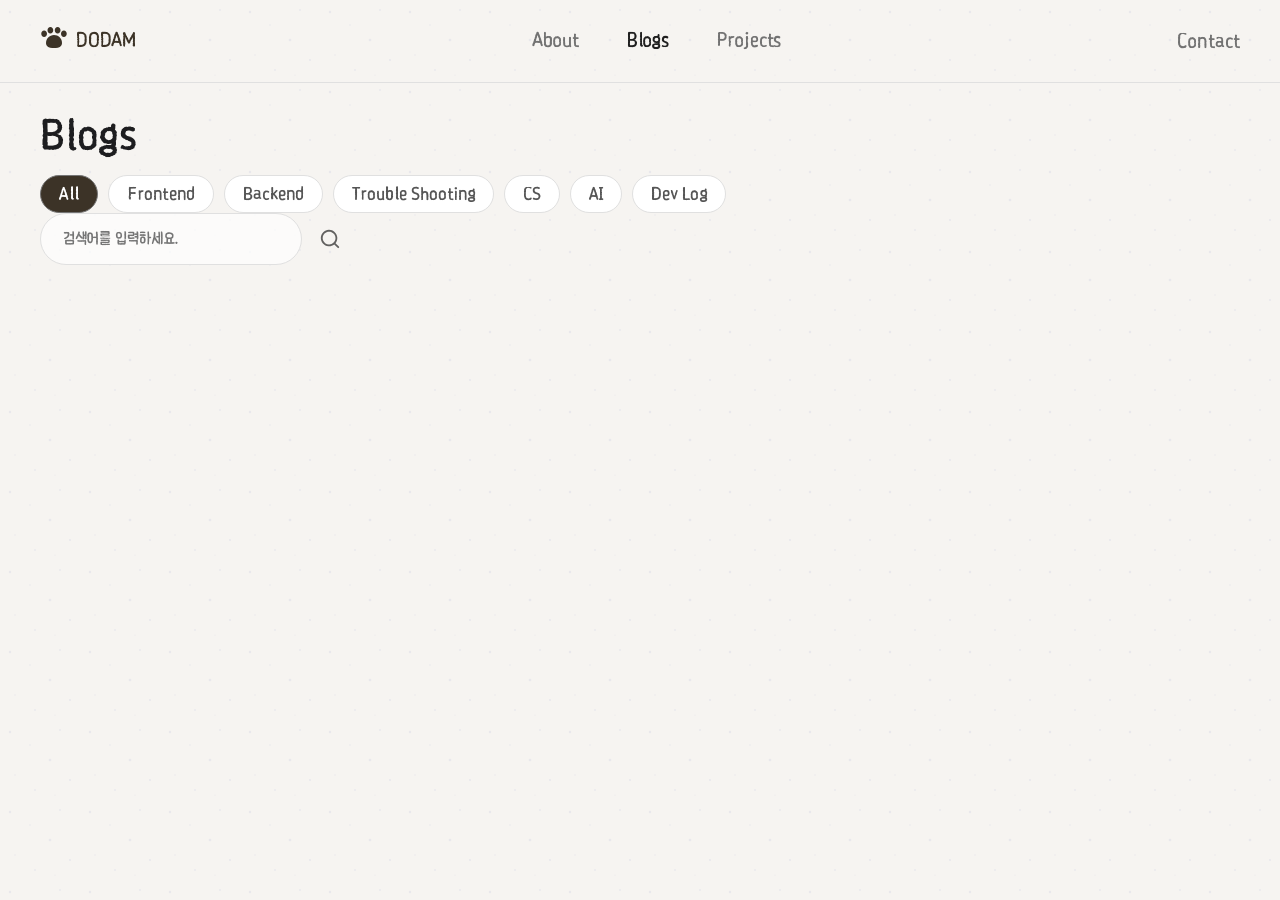
<file: blogs/blogs.html>
<!DOCTYPE html>
<html>

<body>
    <link rel="stylesheet" href="/assets/css/common.css">
    <link rel="stylesheet" href="/assets/css/blog.css">
    <div id="header"></div>

    <main>
        <h2 class="title">Blogs</h2>
        <!-- 카테고리 선택 및 검색 영역 -->
        <section class="blog-filter-container">
            <div class="category-filter">
                <button class="category-button active" data-category="all">All</button>
                <button class="category-button" data-category="Frontend">Frontend</button>
                <button class="category-button" data-category="Backend">Backend</button>
                <button class="category-button" data-category="Trouble Shooting">Trouble Shooting</button>
                <button class="category-button" data-category="CS">CS</button>
                <button class="category-button" data-category="AI">AI</button>
                <button class="category-button" data-category="Dev Log">Dev Log</button>
            </div>
            <div class="search-container">
                <input type="text" id="search-input" placeholder="검색어를 입력하세요.">
                <button id="search-button">
                    <img src="/assets/img/search.svg" alt="검색" class="search-icon">
                </button>
            </div>

        </section>

        <!-- 블로그 카드 영역 -->
        <section class="blog-card-container">

        </section>      
    </main>
    <script src="/assets/js/common.js"></script>
</body>

</html>
</file>
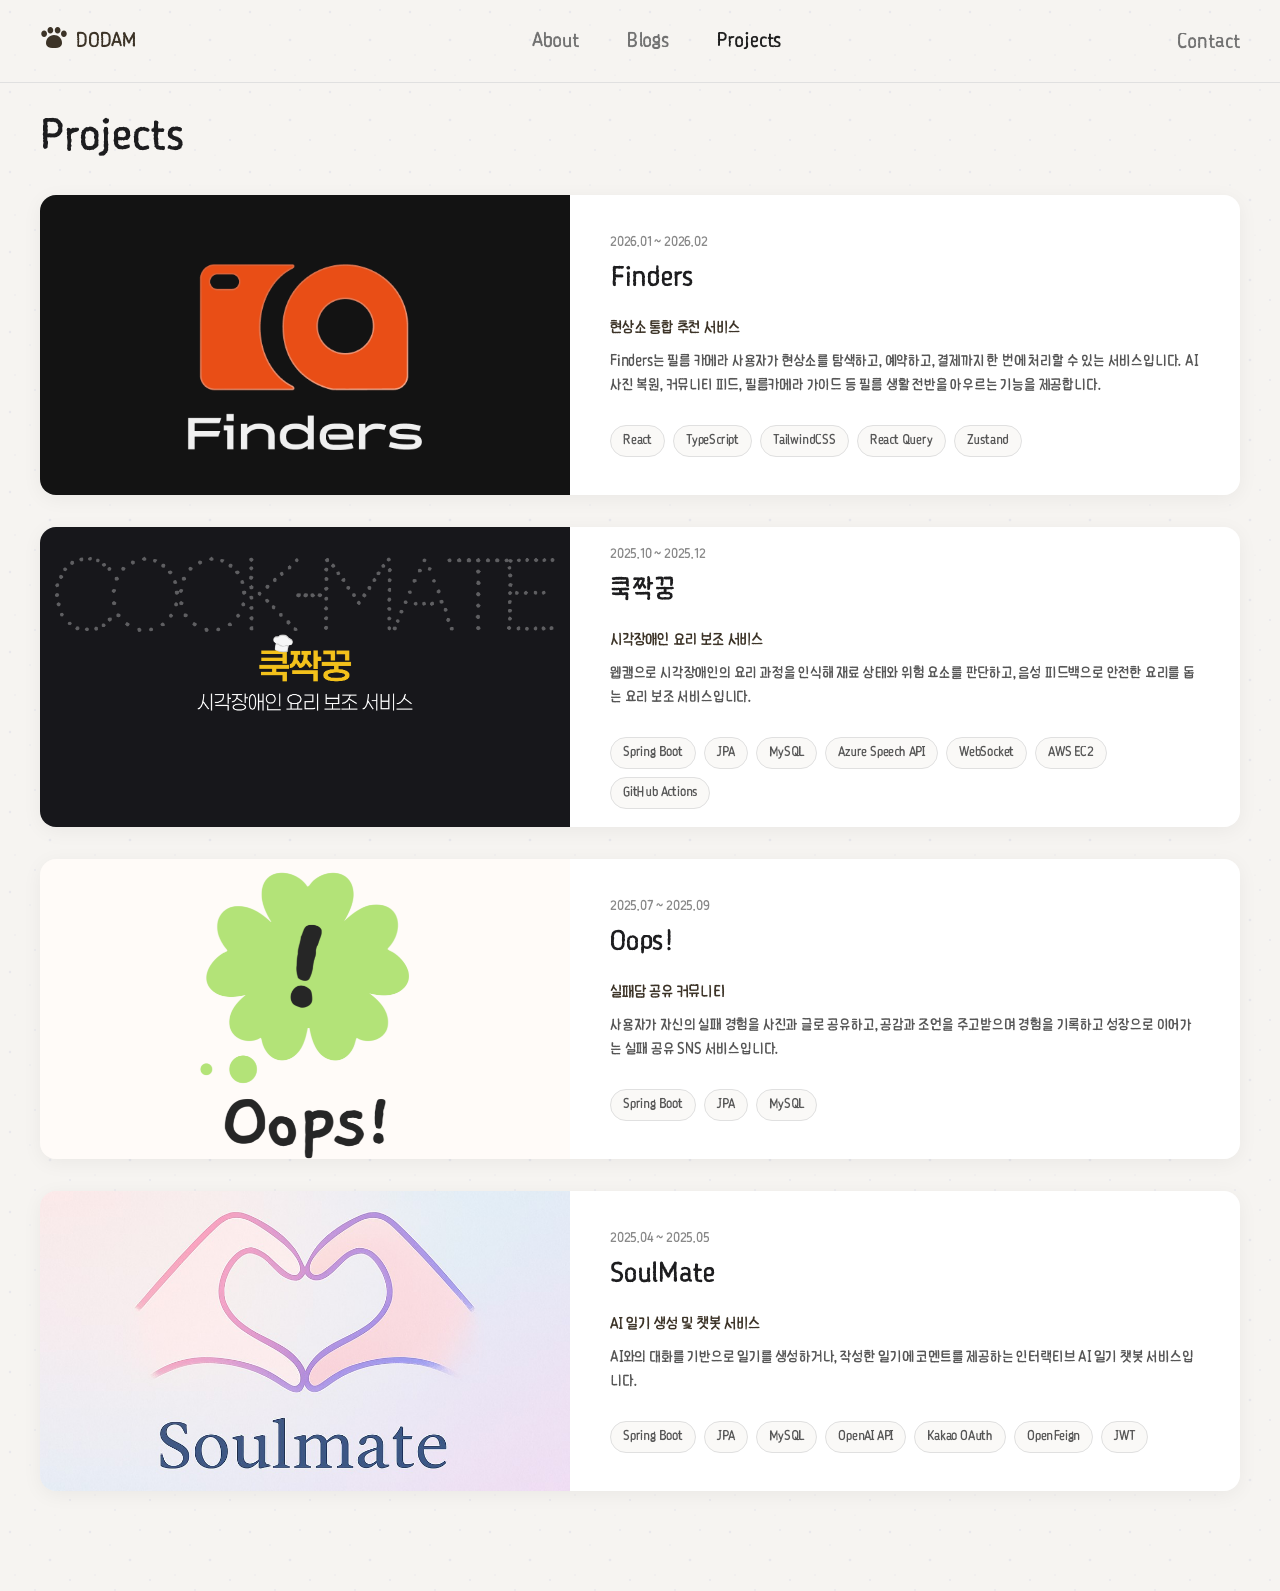
<file: projects/projects.html>
<!DOCTYPE html>
<html>

<body>
    <link rel="stylesheet" href="/assets/css/common.css">
    <link rel="stylesheet" href="/assets/css/project.css">
    <div id="header"></div>
    <main>
        <h2 class="title">Projects</h2>

        <section class="projects-container">

        </section>
    </main>
    <script src="/assets/js/common.js"></script>
    <script src="/assets/js/project.js"></script>
</body>

</html>
</file>
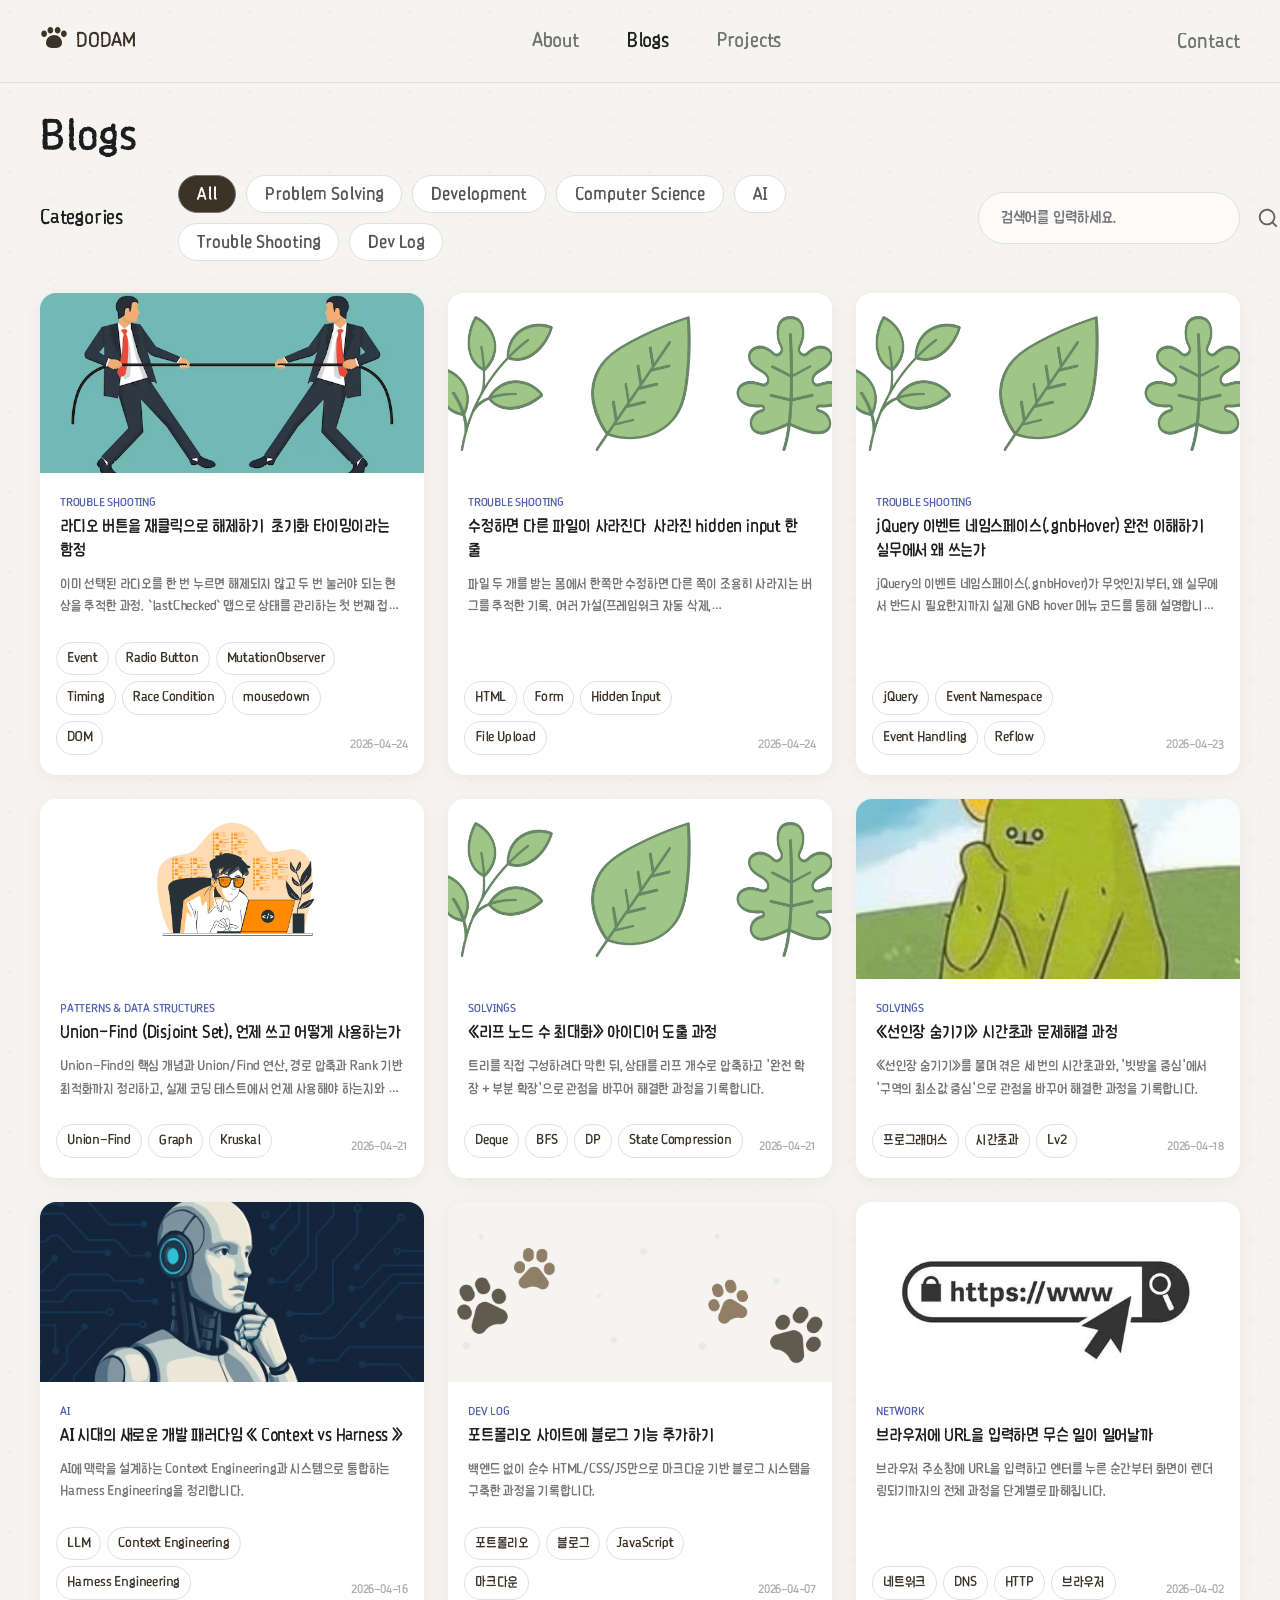
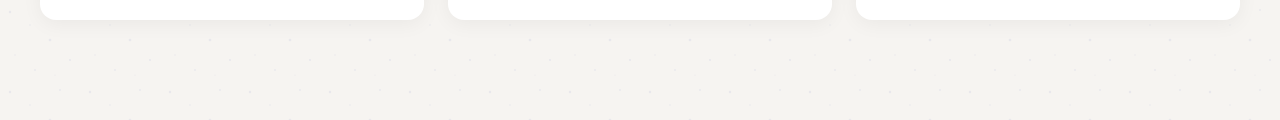
<file: blogs/pages/blogs.html>
<!DOCTYPE html>
<html>

<body>
    <link rel="stylesheet" href="/assets/css/common.css">
    <link rel="stylesheet" href="/assets/css/blog.css">
    <div id="header"></div>

    <main>
        <h2 class="title">Blogs</h2>
        <!-- 카테고리 선택 및 검색 영역 -->
        <section class="blog-filter-container">
            <div class="blog-mainfilter-container">
                <h2 class="category-title">Categories</h2>
                <div class="category-filter">
                    <button class="category-button active" data-category="all">All</button>
                    <button class="category-button" data-category="Problem Solving">Problem Solving</button>
                    <button class="category-button" data-category="Development">Development</button>
                    <button class="category-button" data-category="Computer Science">Computer Science</button>
                    <button class="category-button" data-category="AI">AI</button>
                    <button class="category-button" data-category="Trouble Shooting">Trouble Shooting</button>
                    <button class="category-button" data-category="Dev Log">Dev Log</button>
                </div>
                <div class="search-container">
                    <input type="text" id="search-input" placeholder="검색어를 입력하세요.">
                    <button id="search-button">
                        <img src="/assets/img/search.svg" alt="검색" class="search-icon">
                    </button>
                </div>
            </div>

            <!-- 서브 카테고리 영역 (해당 parent에 subs가 있을 때만 표시) -->
            <section class="blog-subfilter-container" hidden>
                <h2 class="category-title">SubCategories</h2>
                <div class="category-filter subcategory-filter"></div>
            </section>
        </section>

        <!-- 블로그 카드 영역 -->
        <section class="blog-card-container">

        </section>
    </main>
    <script src="/assets/js/common.js"></script>
    <script src="/assets/js/categories.js"></script>
    <script src="/assets/js/blog.js"></script>
</body>

</html>
</file>
<file: assets/css/common.css>
/* ========================= */
/* Color Variables            */
/* ========================= */
:root {
    /* 브랜드 */
    --color-brand: #3c3327;
    --color-accent: #505fb1;
    --color-highlight: #b15050;

    /* 텍스트 */
    --color-text-primary: #1d1d1f;
    --color-text-secondary: #555;
    --color-text-muted: #757575;
    --color-text-light: #888;
    --color-text-faint: #aaa;
    --color-text-white: #fff;

    /* 배경 */
    --color-bg: #f6f4f1;
    --color-bg-white: #fff;
    --color-bg-code: #f6f8fa;
    --color-bg-tag: #f1f3f5;
    --color-bg-blockquote: #faf9f7;
    --color-bg-inline-code: #f4f4f4;
    --color-bg-tooltip: #E4DED6;

    /* 보더 */
    --color-border: #e0e0e0;
    --color-border-light: #eee;
    --color-border-dark: #D1CBC3;

    /* 기타 */
    --color-nav-link: rgb(114, 114, 114);
    --color-nav-link-active: #1f1f1f;
    --color-black: #000;

    /* 그림자 */
    --shadow-card: 0 4px 20px rgba(0, 0, 0, 0.05);
    --shadow-card-hover: 0 8px 30px rgba(0, 0, 0, 0.1);
}

/* ========================= */
/* Font                      */
/* ========================= */
@font-face {
    font-family: 'Pretendard';
    src: url('/assets/fonts/MemomentKkukkukk.woff2') format('woff2');
    font-weight: 100;
    font-style: normal;
}

@font-face {
    font-family: 'Pretendard';
    src: url('/assets/fonts/MemomentKkukkukk.woff2') format('woff2');
    font-weight: 400;
    font-style: normal;
}

@font-face {
    font-family: 'Pretendard';
    src: url('/assets/fonts/MemomentKkukkukk.woff2') format('woff2');
    font-weight: 800;
    font-style: normal;
}

/* ========================= */
/* Reset & Base              */
/* ========================= */
html {
    height: 100%;
    overflow-y: scroll;
    scroll-snap-type: y proximity;
    scroll-behavior: smooth;
}

body {
    margin: 0;
    padding: 0;
    box-sizing: border-box;
    font-family: 'Pretendard', sans-serif;
    font-size: 16px;
    line-height: 1.7;
    letter-spacing: -0.2px;
    color: var(--color-text-primary);
    -webkit-font-smoothing: antialiased;
    background-color: var(--color-bg);
    background-image: url("data:image/svg+xml,%3Csvg width='80' height='80' viewBox='0 0 80 80' xmlns='http://www.w3.org/2000/svg'%3E%3Cg fill='rgba(80,95,177,0.08)'%3E%3Ccircle cx='10' cy='12' r='1.2'/%3E%3Ccircle cx='30' cy='25' r='0.8'/%3E%3Ccircle cx='60' cy='10' r='1'/%3E%3Ccircle cx='50' cy='40' r='1.3'/%3E%3Ccircle cx='15' cy='55' r='0.7'/%3E%3Ccircle cx='70' cy='60' r='1.1'/%3E%3Ccircle cx='35' cy='70' r='0.9'/%3E%3Ccircle cx='55' cy='75' r='0.6'/%3E%3C/g%3E%3C/svg%3E");
}

/* ========================= */
/* Layout                    */
/* ========================= */
main {
    max-width: 1400px;
    margin: 0 auto;
    padding: 100px 40px;
}

.block {
    padding: 60px 0 60px 0;
}

/* 공통 섹션 타이틀 */
.title {
    font-size: 44px;
    font-weight: 700;
    margin: 0;
}

/* ========================= */
/* Scroll Animation          */
/* ========================= */
.animate-on-scroll {
    opacity: 0;
    transform: translateY(100px);
    transition: opacity 1.2s cubic-bezier(0.16, 1, 0.3, 1),
                transform 2s cubic-bezier(0.16, 1, 0.3, 1);
}

.animate-on-scroll.visible {
    opacity: 1;
    transform: translateY(0);
}

/* ========================= */
/* Navbar                    */
/* ========================= */
.navbar {
    width: 100%;
    background-color: var(--color-bg);
    background-image: url("data:image/svg+xml,%3Csvg width='80' height='80' viewBox='0 0 80 80' xmlns='http://www.w3.org/2000/svg'%3E%3Cg fill='rgba(80,95,177,0.08)'%3E%3Ccircle cx='10' cy='12' r='1.2'/%3E%3Ccircle cx='30' cy='25' r='0.8'/%3E%3Ccircle cx='60' cy='10' r='1'/%3E%3Ccircle cx='50' cy='40' r='1.3'/%3E%3Ccircle cx='15' cy='55' r='0.7'/%3E%3Ccircle cx='70' cy='60' r='1.1'/%3E%3Ccircle cx='35' cy='70' r='0.9'/%3E%3Ccircle cx='55' cy='75' r='0.6'/%3E%3C/g%3E%3C/svg%3E");
    padding: 24px 0;
    border-bottom: 1px solid var(--color-border);
    position: fixed;
    top: 0;
    left: 0;
    z-index: 100;
}

.nav-container {
    max-width: 1400px;
    margin: 0 auto;
    display: flex;
    align-items: center;
    justify-content: space-between;
    padding: 0 40px;
}

.logo-container {
    display: flex;
    align-items: start;
    gap: 8px;
    color: var(--color-brand);
}

.logo {
    font-size: 20px;
    font-weight: 700;
    text-decoration: none;
    color: var(--color-brand);
}

.nav-menu {
    padding: 0 24px;
    list-style: none;
    display: flex;
    gap: 48px;
    margin: 0;
}

.nav-menu a {
    color: var(--color-nav-link);
    text-decoration: none;
    font-size: 20px;
    font-weight: 400;
}

.nav-menu a:hover,
.nav-menu a:focus,
.nav-menu a.active {
    color: var(--color-nav-link-active);
    font-weight: 500;
}

.contact_btn {
    background: none;
    border: none;
    padding: 0;
    cursor: pointer;
    font-family: inherit;
    color: var(--color-nav-link);
    text-decoration: none;
    font-size: 20px;
    font-weight: 400;
}

.contact_btn:hover {
    color: var(--color-nav-link-active);
    font-weight: 500;
}

/* ========================= */
/* Contact Modal             */
/* ========================= */

.contact-modal {
    display: none;
    position: fixed;
    inset: 0;
    background-color: rgba(0, 0, 0, 0.4);
    z-index: 200;
    align-items: center;
    justify-content: center;
}

.contact-modal.active {
    display: flex;
}

.contact-modal-content {
    background-color: var(--color-bg);
    border-radius: 16px;
    padding: 40px;
    width: 360px;
    position: relative;
    box-shadow: 0 20px 60px rgba(0, 0, 0, 0.15);
}

.contact-modal-close {
    position: absolute;
    top: 16px;
    right: 20px;
    background: none;
    border: none;
    font-size: 24px;
    color: var(--color-text-muted);
    cursor: pointer;
    padding: 0;
    line-height: 1;
    transition: color 0.15s ease;
}

.contact-modal-close:hover {
    color: var(--color-text-primary);
}

.contact-modal-title {
    font-size: 20px;
    font-weight: 700;
    color: var(--color-text-primary);
    margin: 0 0 24px 0;
}

.contact-modal-links {
    display: flex;
    gap: 20px;
    justify-content: center;
}

.contact-modal-circle {
    display: flex;
    align-items: center;
    justify-content: center;
    width: 56px;
    height: 56px;
    border-radius: 50%;
    background-color: var(--color-bg-white);
    color: var(--color-text-secondary);
    text-decoration: none;
    transition: all 0.2s ease;
}

.contact-modal-circle:hover {
    background-color: var(--color-brand);
    color: var(--color-bg-white);
    transform: scale(1.1);
}
</file>
<file: assets/css/main.css>
/* ========================= */
/* About Section */
/* ========================= */

.intro-container {
    display: flex;
    flex-direction: column;
    justify-content: center;
    min-height: calc(100vh - 85px);
    padding: 0;
    box-sizing: border-box;
}

.profile-container {
    display: flex;
    flex-direction: column;
    justify-content: center;
    align-items: center;
}

.profile-subtitle {
    font-size: 36px;
    margin: 0;
    font-weight: 500;
}

.profile-description-color {
    font-size: 42px;
    color: var(--color-brand);
    margin: 0;
    text-align: center;
}

.profile-description-black {
    font-size: 42px;
    margin: 0;
    text-align: center;
}

.contact-infos {
    list-style: none;
    display: flex;
    gap: 56px;
    margin: 24px 0 0 0;
    padding: 0;
}

.contact-info-item-container {
    display: flex;
    justify-content: space-between;
    align-items: center;
    gap: 12px;
}

.contact-info-item-text {
    font-size: 16px;
    font-weight: 300;
    color: var(--color-text-muted);
    margin: 0;
}

.contact-info-item-icon {
    width: 24px;
    height: 24px;
    color: var(--color-text-muted);
}

.aboutme-description {
    font-size: 20px;
    line-height: 1.8;
    color: var(--color-text-secondary);
    text-align: center;
    margin-top: 24px;
}

/* ========================= */
/* Stack Section */
/* ========================= */

.stack-container {
    display: grid;
    grid-template-columns: 1fr;
    gap: 40px;
    padding-bottom: 200px;
}

.stack-subcontainer {
    display: grid;
    grid-template-columns: 1fr 5fr;
    gap: 16px;
    align-items: center;
}

.stack-title {
    display: flex;
    gap: 20px;
    align-items: center;
    justify-content: start;
    padding-left: 16px;
}

.stack-title-text {
    font-size: 24px;
    font-weight: 500;
    text-align: center;
}

.stack-items {
    display: flex;
    flex-wrap: wrap;
    justify-content: start;
    gap: 10px;
    list-style: none;
    padding: 0;
    margin: 0;
}

.stack-item {
    position: relative;
    padding: 8px 18px;
    font-size: 16px;
    font-weight: 500;
    border: 1px solid var(--color-border);
    border-radius: 999px;
    background-color: var(--color-bg-white);
    color: var(--color-text-secondary);
    cursor: default;
    transition: all 0.2s ease;
}

.stack-item[data-tooltip] {
    cursor: pointer;
}

.stack-item[data-tooltip]:hover {
    background-color: var(--color-brand);
    border-color: var(--color-brand);
    color: var(--color-bg-white);
}

/* 툴팁 말풍선 */
.stack-item[data-tooltip]::after {
    content: attr(data-tooltip);
    position: absolute;
    left: 0;
    top: calc(100% + 12px);
    width: max-content;
    max-width: 360px;
    padding: 10px 16px;
    background-color: var(--color-bg-tooltip);
    color: var(--color-text-primary);
    font-size: 15px;
    font-weight: 100;
    line-height: 1.6;
    letter-spacing: 0.3px;
    border-radius: 8px;
    align-items: center;
    justify-content: start;
    white-space: normal;
    z-index: 10;
    opacity: 0;
    pointer-events: none;
    transition: opacity 0.2s ease;
}

/* 말풍선 삼각형 */
.stack-item[data-tooltip]::before {
    content: '';
    position: absolute;
    left: 10px;
    top: calc(100% - 1px);
    border: 8px solid transparent;
    border-bottom-color: var(--color-bg-tooltip);
    z-index: 11;
    opacity: 0;
    pointer-events: none;
    transition: opacity 0.2s ease;
}

.stack-item[data-tooltip]:hover::after,
.stack-item[data-tooltip]:hover::before {
    opacity: 1;
}

/* ========================= */
/* Experience Section        */
/* ========================= */

.experience-container {
    display: flex;
    flex-direction: column;
    gap: 40px;
}

/* 타임라인 */
.timeline {
    position: relative;
    padding: 40px 0;
}

.timeline-line {
    position: absolute;
    left: 50%;
    top: 0;
    bottom: 0;
    width: 2px;
    background-color: var(--color-brand);
    transform: translateX(-50%);
}

.timeline-item {
    position: relative;
    width: 50%;
    padding: 0 30px;
    margin-bottom: 60px;
    box-sizing: border-box;
}

.timeline-item:last-child {
    margin-bottom: 0;
}

.timeline-item.right {
    margin-left: 50%;
}

.timeline-item.left {
    margin-left: 0;
    text-align: right;
}

.timeline-dot {
    position: absolute;
    top: 4px;
    width: 14px;
    height: 14px;
    border-radius: 50%;
    background-color: var(--color-brand);
    border: 3px solid var(--color-bg);
    z-index: 1;
    margin: 0;
    padding: 0;
}

.timeline-item.right .timeline-dot {
    left: -10px;
}

.timeline-item.left .timeline-dot {
    right: -10px;
}

.timeline-content {
    display: flex;
    flex-direction: column;
    gap: 4px;
    padding-top: 4px;
}

.timeline-period {
    font-size: 13px;
    color: var(--color-text-light);
    font-weight: 500;
}

.timeline-title-wrapper {
    display: flex;
    gap: 12px;
    align-items: end;
}

.timeline-title-wrapper.right {
    justify-content: start;
}

.timeline-title-wrapper.left {
    justify-content: end;
}

.timeline-title {
    font-size: 18px;
    font-weight: 600;
    color: var(--color-text-primary);
}

.timeline-desc {
    font-size: 15px;
    color: var(--color-text-secondary);
    margin: 0;
}

.timeline-content-container {
    display: flex;
    gap: 50px;
    align-items: start;
}

.timeline-content-container.right {
    justify-content: start;
}

.timeline-content-container.left {
    justify-content: end;
}

.timeline-content-image {
    width: 320px;
    height: 240px;
    border-radius: 8px;
    object-fit: cover;
    background-color: var(--color-border);
}
</file>
<file: assets/css/blog.css>
/* ========================= */
/* Filter & Search Section   */
/* ========================= */

.blog-filter-container {
    display: flex;
    flex-direction: column;
    gap: 0;
}

.blog-mainfilter-container {
    display: flex;
    align-items: center;
    justify-content: space-between;
    gap: 55px;
}

.blog-subfilter-container {
    display: flex;
    align-items: center;
    justify-content: start;
    gap: 55px;
}

.blog-subfilter-container[hidden] {
    display: none;
}

.category-title {
    font-size: 20px;
    display: inline-block;
}

.category-filter {
    display: flex;
    flex-wrap: wrap;
    gap: 10px;
}

.category-button {
    padding: 8px 18px;
    font-size: 18px;
    font-family: inherit;
    font-weight: 500;
    border: 1px solid var(--color-border);
    border-radius: 999px;
    background-color: var(--color-bg-white);
    color: var(--color-text-secondary);
    cursor: pointer;
    transition: all 0.2s ease;
}

.category-button:hover {
    border-color: var(--color-text-muted);
    color: var(--color-text-muted);
}

.category-button.active {
    background-color: var(--color-brand);
    color: var(--color-bg-white);
    border-color: var(--color-text-muted);
}

.search-container {
    display: flex;
    justify-content: space-between;
    padding: 10px 20px;
    border: 1px solid var(--color-border);
    border-radius: 50px;
    width: 220px;
    transition: border-color 0.2s ease;
    background-color: #ffffffb0;
}

#search-input {
    font-size: 16px;
    font-family: inherit;
    background-color: transparent;
    border: none;
}

#search-input:focus{
    border: none;
    outline: none;
}

.search-container:has(#search-input:focus) {
    border-color: var(--color-text-muted);
}

#search-button {
    display: flex;
    align-items: center;
    justify-content: center;
    padding: 4px;
    border: none;
    background-color: transparent;
    cursor: pointer;
    opacity: 0.6;
    transition: opacity 0.2s ease;
}

#search-button:hover {
    opacity: 0.7;
}

.search-icon {
    width: 22px;
    height: 22px;
}

/* ========================= */
/* Blog Card Section         */
/* ========================= */

.blog-card-container {
    display: grid;
    grid-template-columns: repeat(3, 1fr);
    gap: 24px;
    margin-top: 32px;
}

.blog-card {
    display: flex;
    flex-direction: column;
    background: var(--color-bg-white);
    border-radius: 16px;
    box-shadow: var(--shadow-card);
    overflow: hidden;
    cursor: pointer;
    transition: transform 0.2s ease, box-shadow 0.2s ease;
}

.blog-card:hover {
    transform: translateY(-4px);
    box-shadow: var(--shadow-card-hover);
}

.blog-card-thumbnail {
    width: 100%;
    height: 180px;
    object-fit: cover;
    display: block;
}

.blog-card-content_con {
    flex: 1;
    display: flex;
    flex-direction: column;
    justify-content: space-between;
}

.blog-card-content {
    padding: 20px;
    display: flex;
    flex-direction: column;
    gap: 10px;
}

.blog-card-category {
    font-size: 12px;
    font-weight: 600;
    color: var(--color-accent);
    text-transform: uppercase;
    margin-bottom: -8px;
}

.blog-card-title {
    font-size: 17px;
    font-weight: 600;
    color: var(--color-text-primary);
    margin: 0;
    line-height: 1.4;
}

.blog-card-description {
    font-size: 14px;
    color: var(--color-text-muted);
    line-height: 1.6;
    margin: 0;
    display: -webkit-box;
    -webkit-line-clamp: 2;
    line-clamp: 2;
    -webkit-box-orient: vertical;
    overflow: hidden;
}

.blog-card-footer {
    display: flex;
    justify-content: space-between;
    align-items: end;
    padding: 0 16px 20px;
}

.blog-card-date {
    font-size: 12px;
    color: var(--color-text-faint);
    margin-top: 4px;
    text-align: right;
    width: 20%;
}

.blog-card-tags {
    display: flex;
    flex-wrap: wrap;
    gap: 6px;
    margin-top: 4px;
    width: 80%;
}

.blog-card-tag {
    padding: 4px 10px;
    font-size: 14px;
    border-radius: 999px;
    background-color: transparent;
    border: 1px solid var(--color-border);
    color: var(--color-brand);
    font-weight: 500;
}
</file>
<file: assets/css/project.css>
/* ========================= */
/* Project Card Section      */
/* ========================= */

.projects-container {
    display: flex;
    flex-direction: column;
    gap: 32px;
    padding: 20px 0 0;
}

.project-card {
    display: flex;
    height: 300px;
    border-radius: 16px;
    overflow: hidden;
    cursor: pointer;
    box-shadow: var(--shadow-card);
    transition: transform 0.2s ease, box-shadow 0.2s ease;
}

.project-card:hover {
    transform: translateY(-4px);
    box-shadow: var(--shadow-card-hover);
}

.project-card-info {
    flex: 1;
    display: flex;
    flex-direction: column;
    justify-content: center;
    padding: 40px;
    background-color: var(--color-bg-white);
}

.project-card-period {
    font-size: 13px;
    color: var(--color-text-light);
    font-weight: 500;
}

.project-card-title {
    font-size: 28px;
    font-weight: 700;
    color: var(--color-text-primary);
    margin: 0 0 12px 0;
}

.project-card-summary {
    font-size: 16px;
    font-weight: 500;
    color: var(--color-brand);
    margin: 0 0 8px 0;
}

.project-card-description {
    font-size: 15px;
    color: var(--color-text-secondary);
    line-height: 1.6;
    margin: 0 0 24px 0;
}

.project-card-tags {
    display: flex;
    flex-wrap: wrap;
    gap: 8px;
    margin-top: 4px;
}

.project-card-tag {
    padding: 4px 12px;
    font-size: 13px;
    border-radius: 999px;
    border: 1px solid var(--color-border);
    background-color: var(--color-bg-blockquote);
    color: var(--color-text-secondary);
    font-weight: 100;
}

.project-card-thumbnail {
    width: 530px;
    height: 300px;
    flex-shrink: 0;
    object-fit: cover;
    background-color: var(--color-border);
}
</file>
